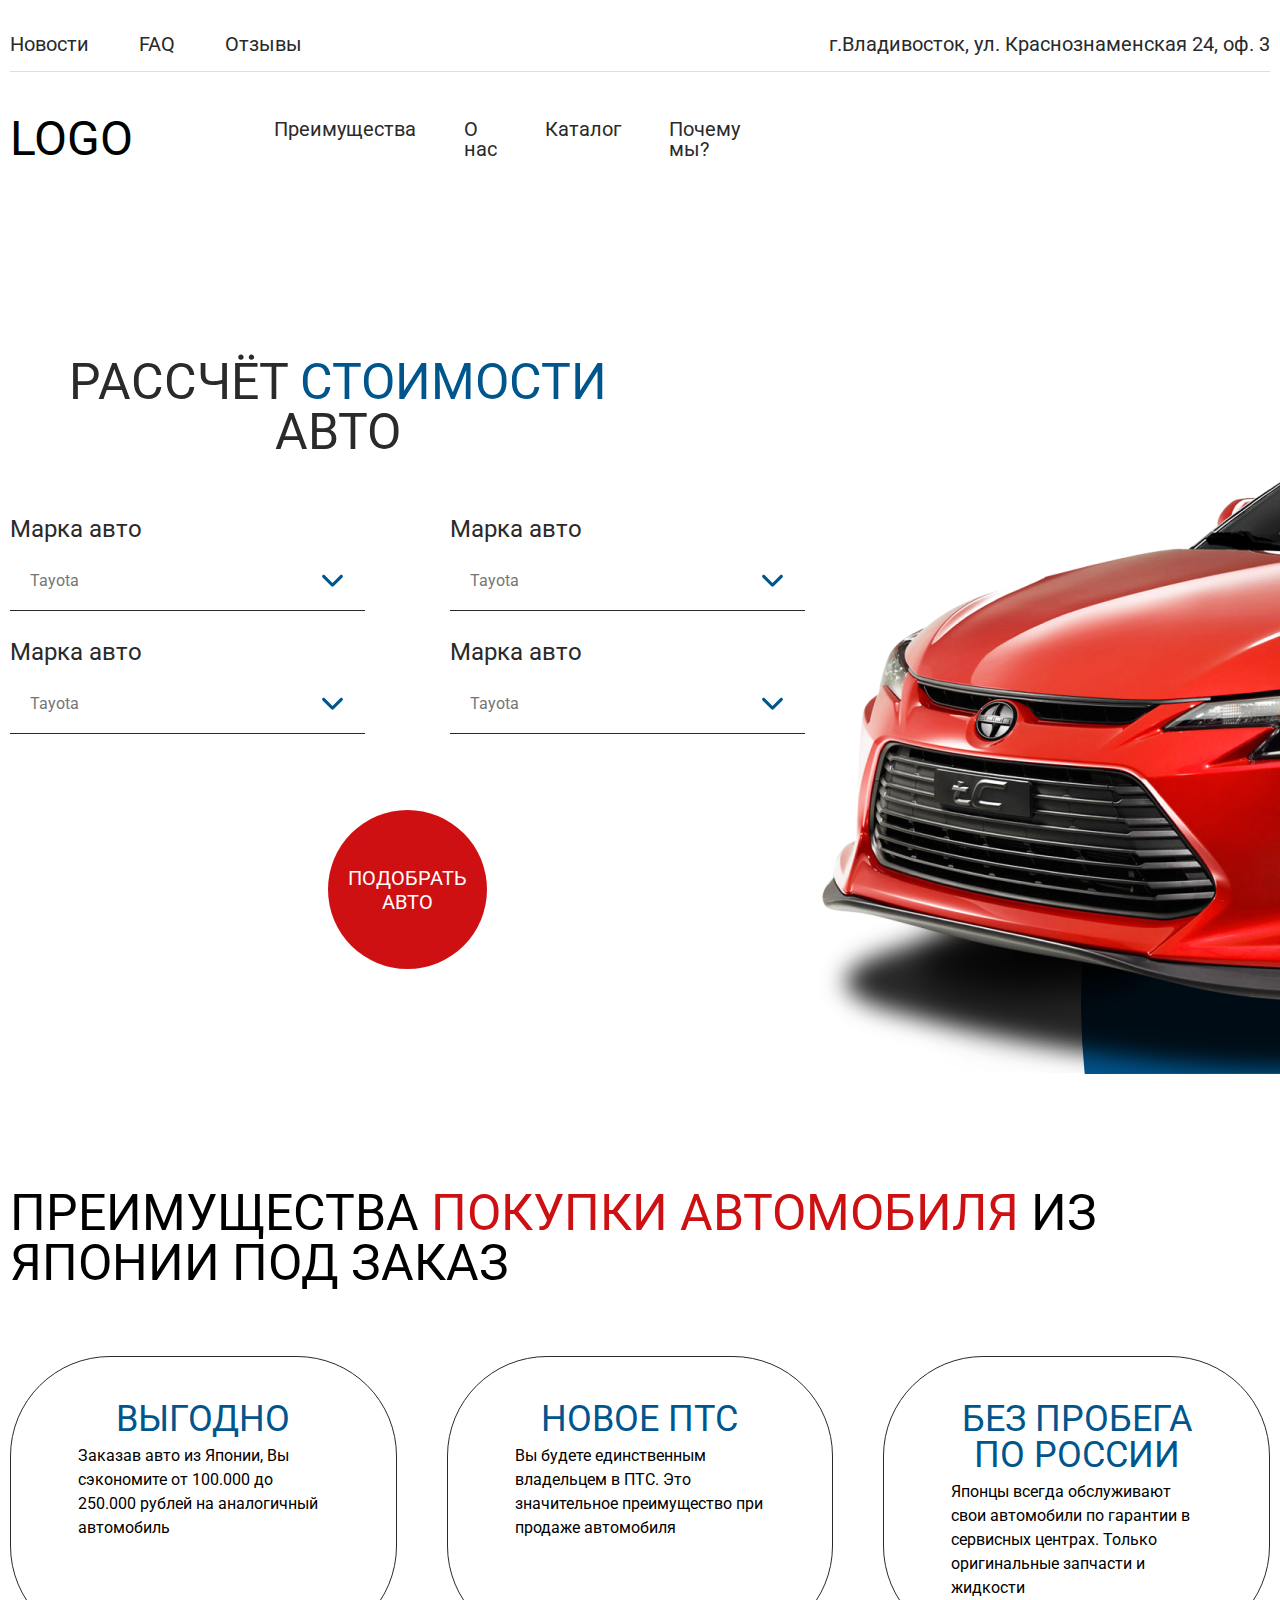
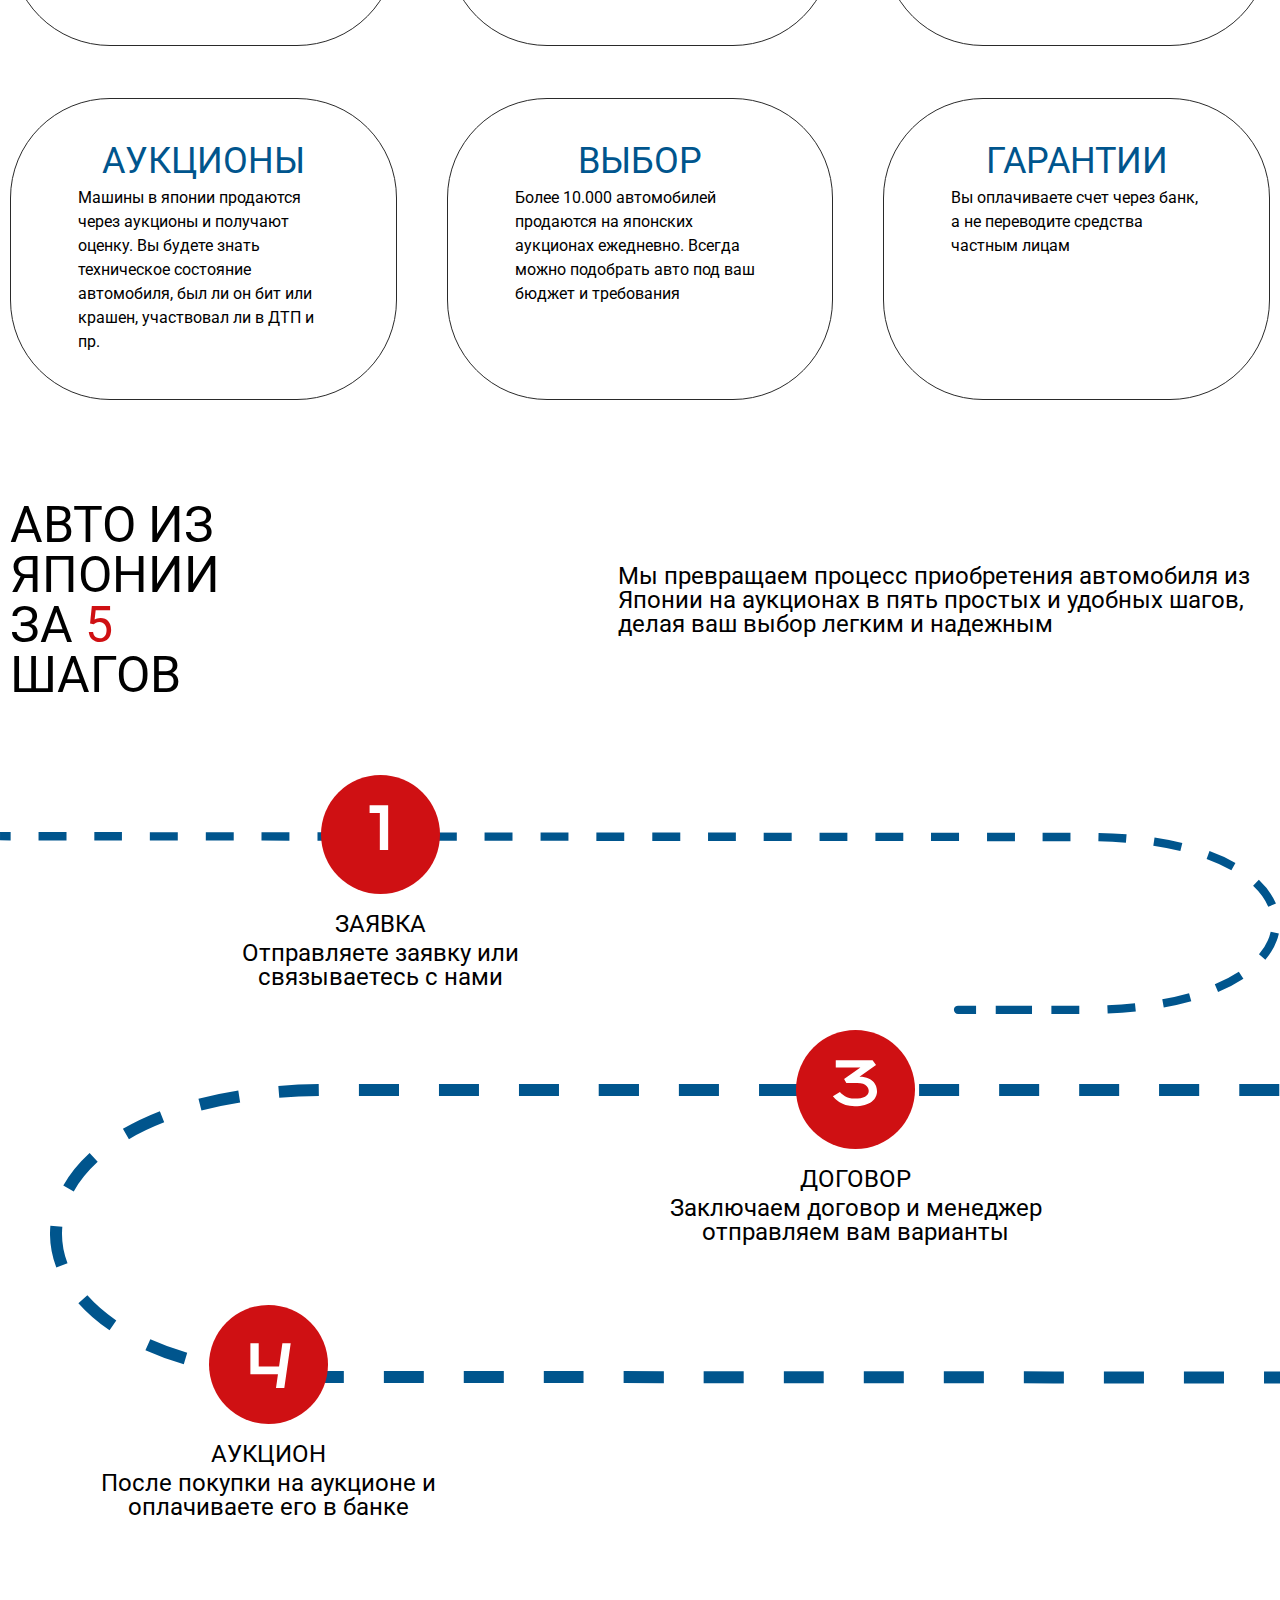
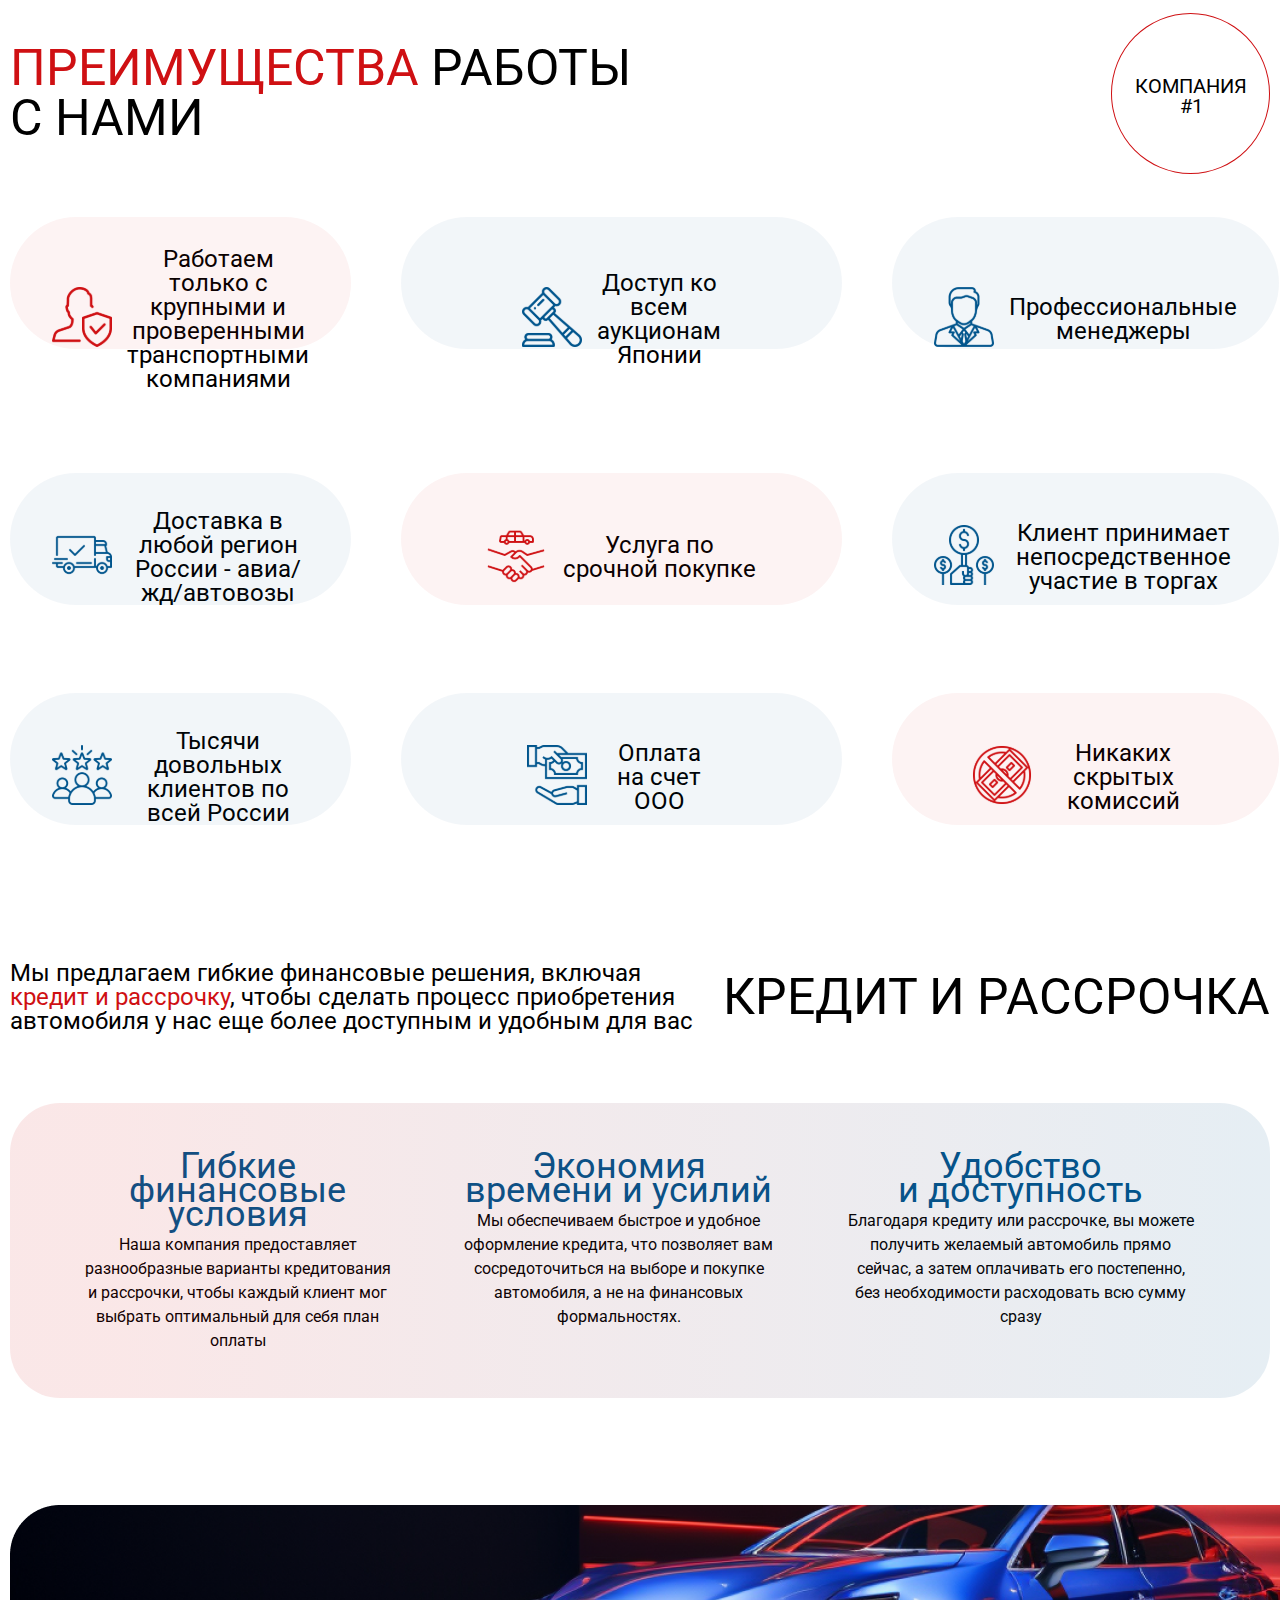
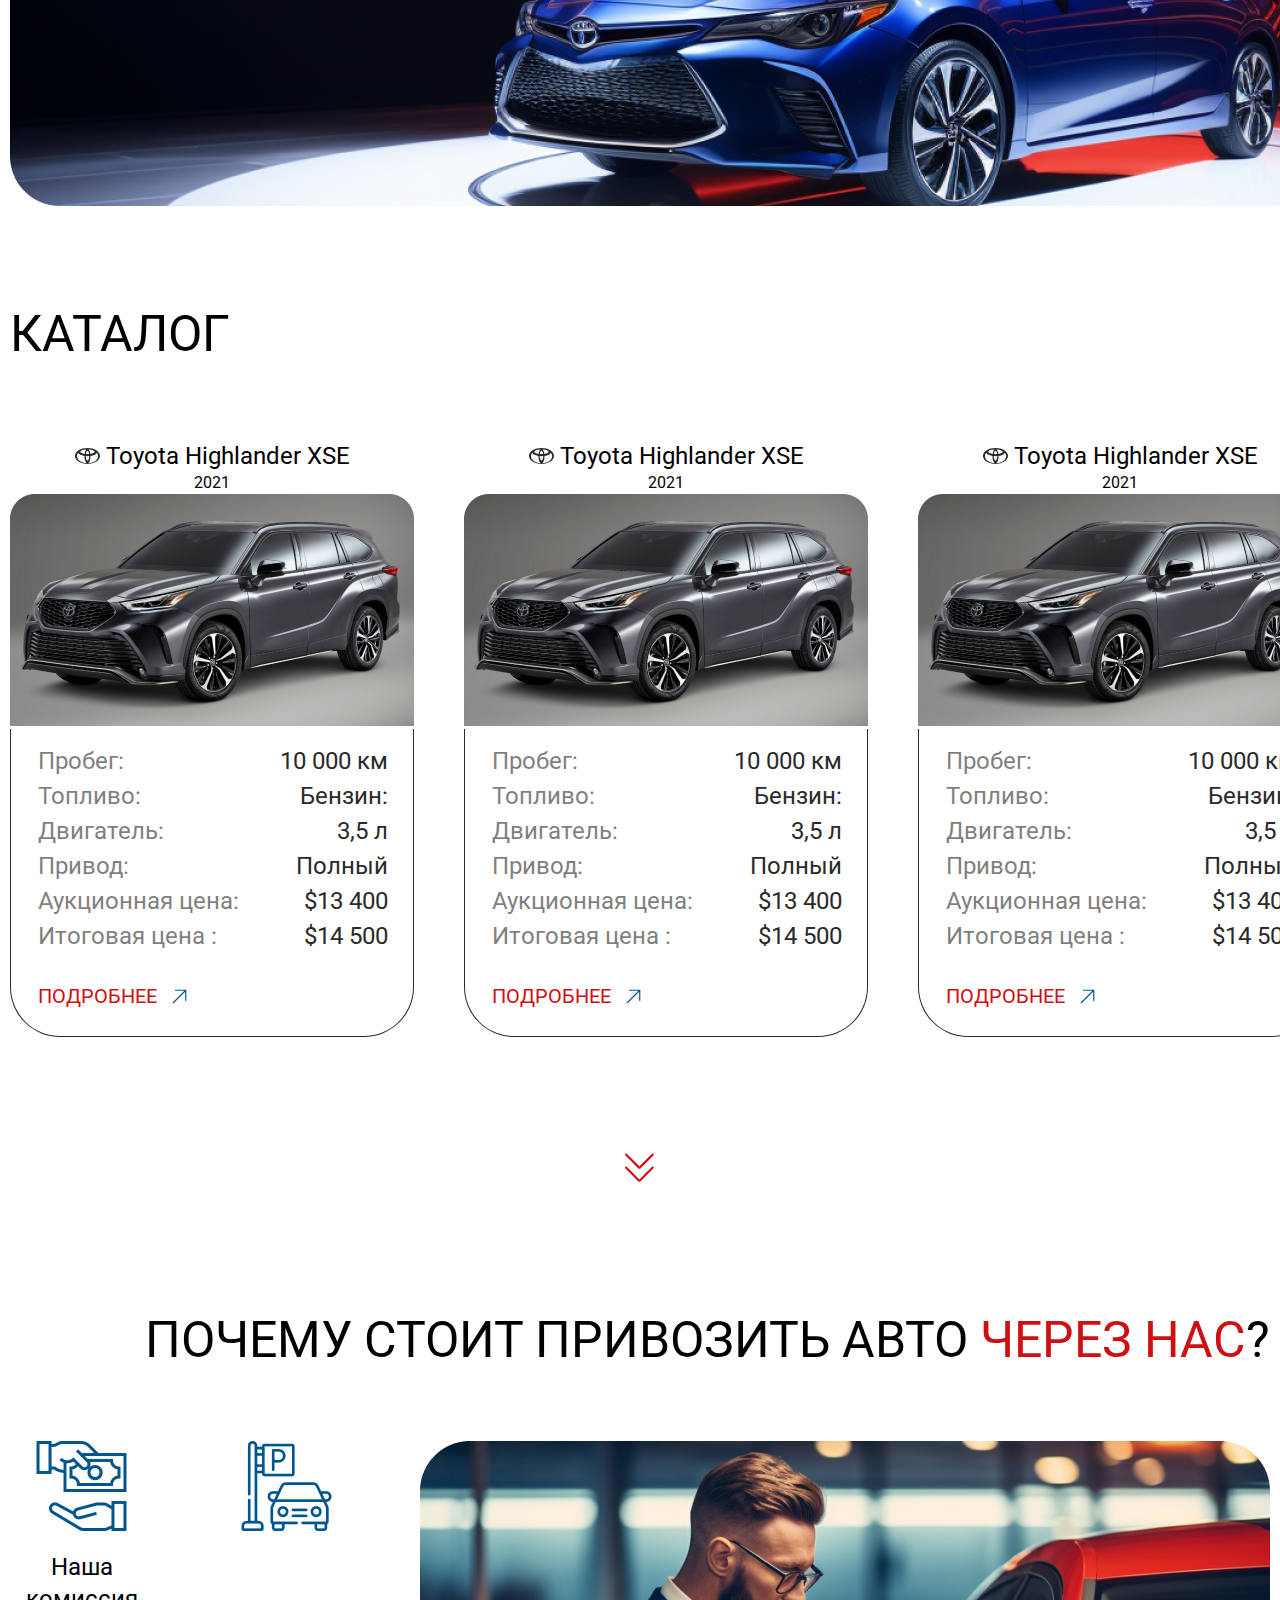
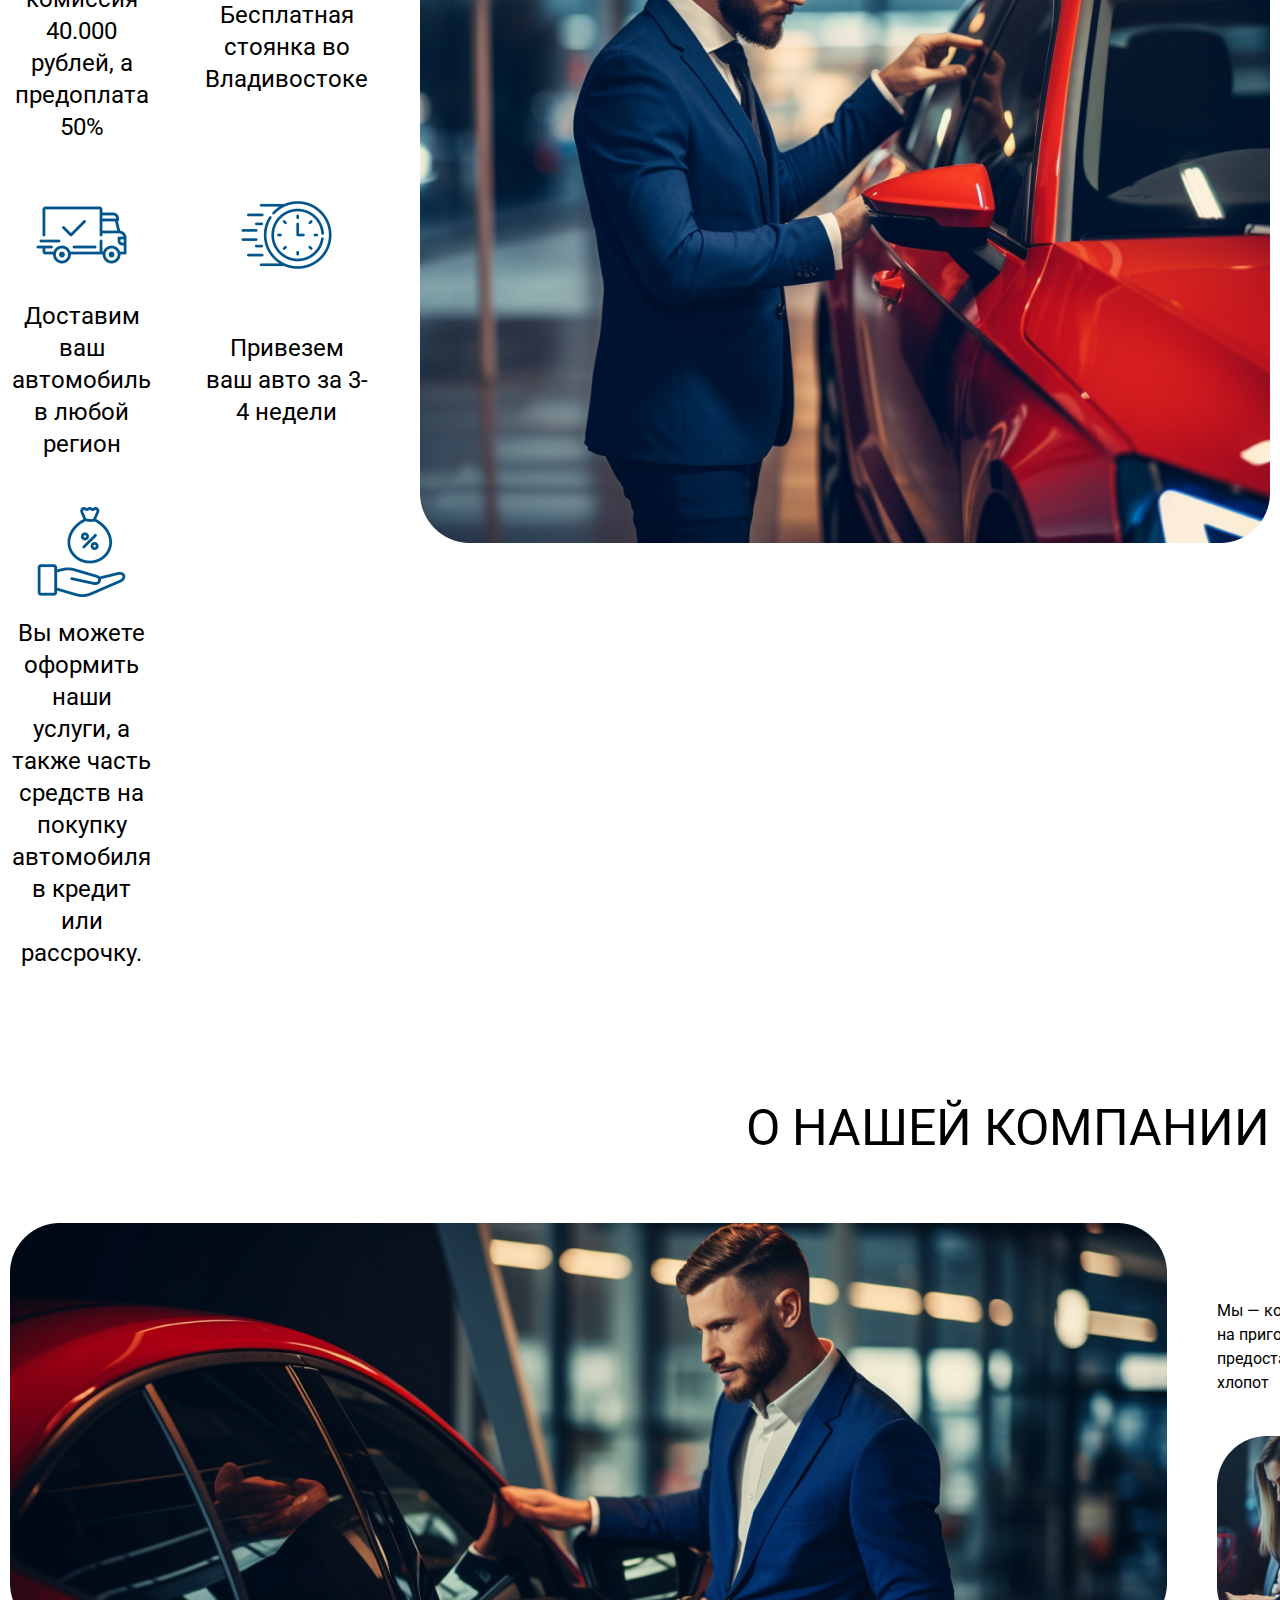
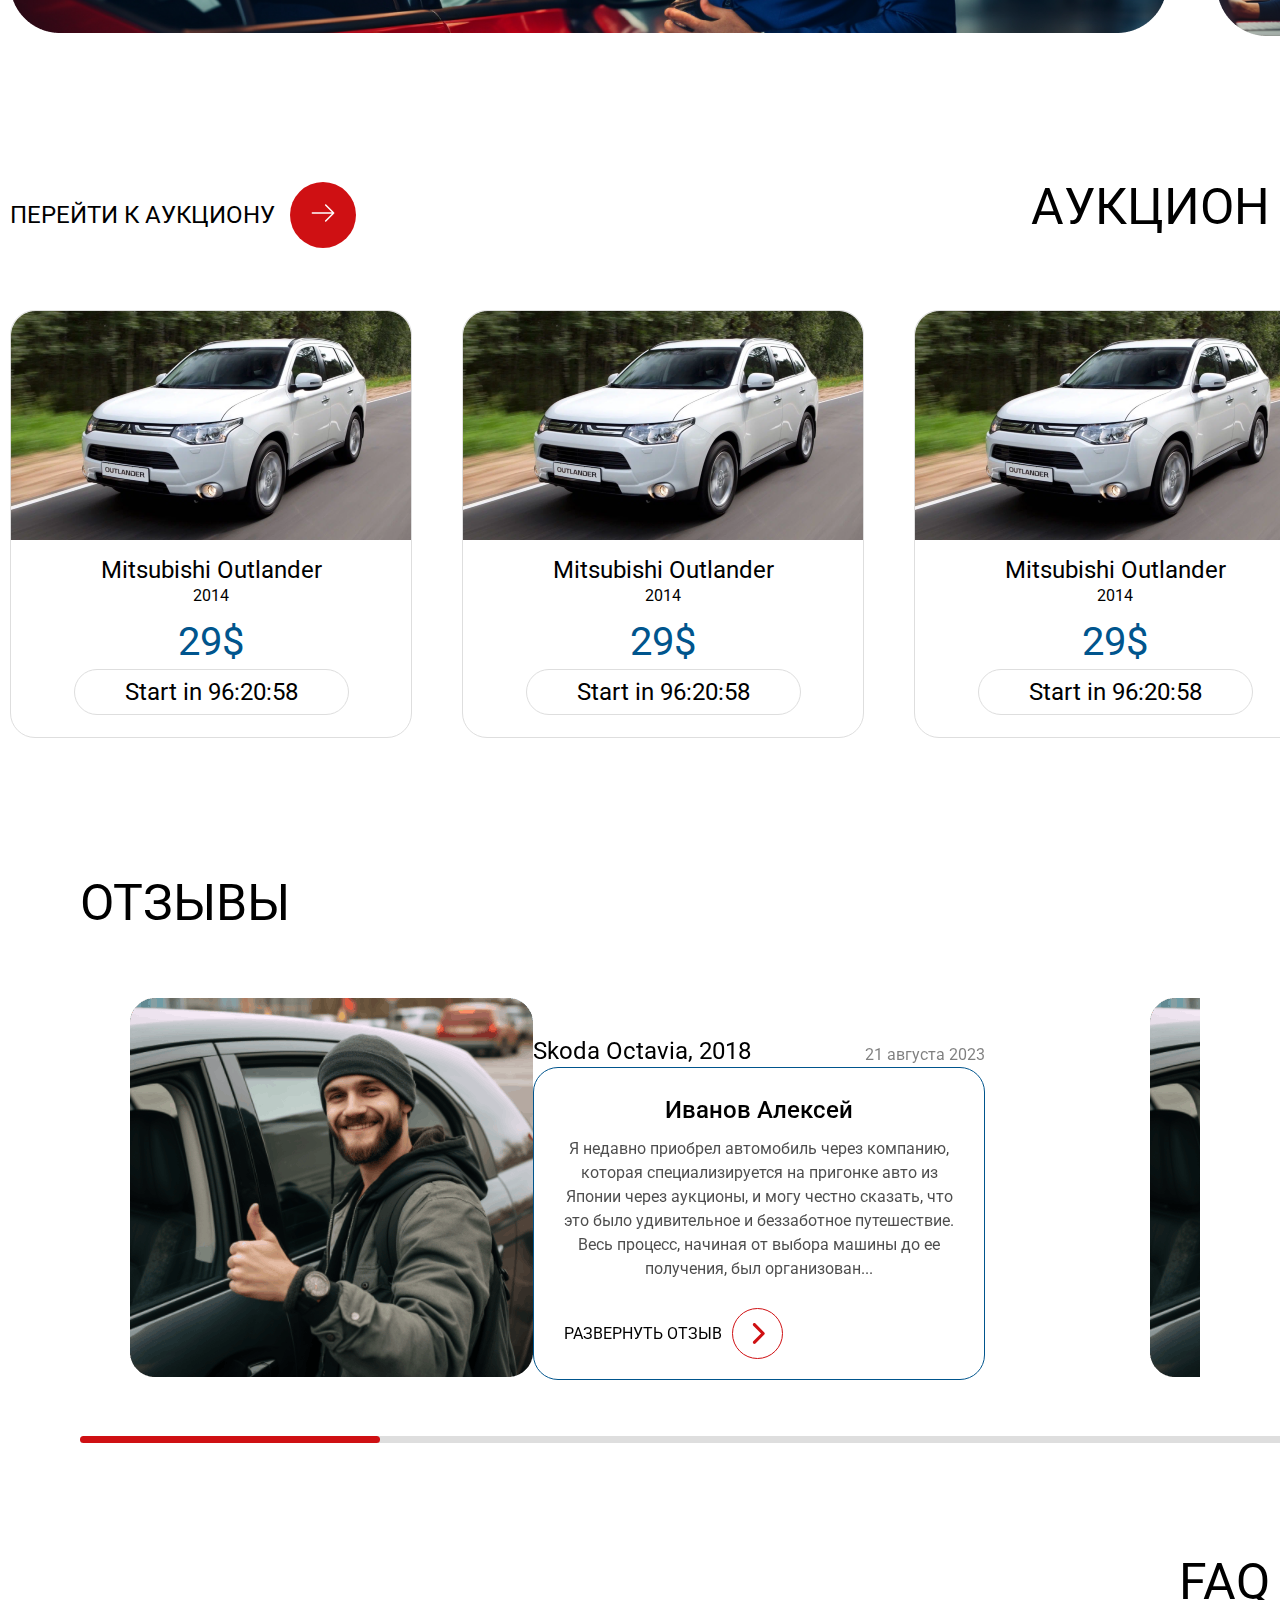
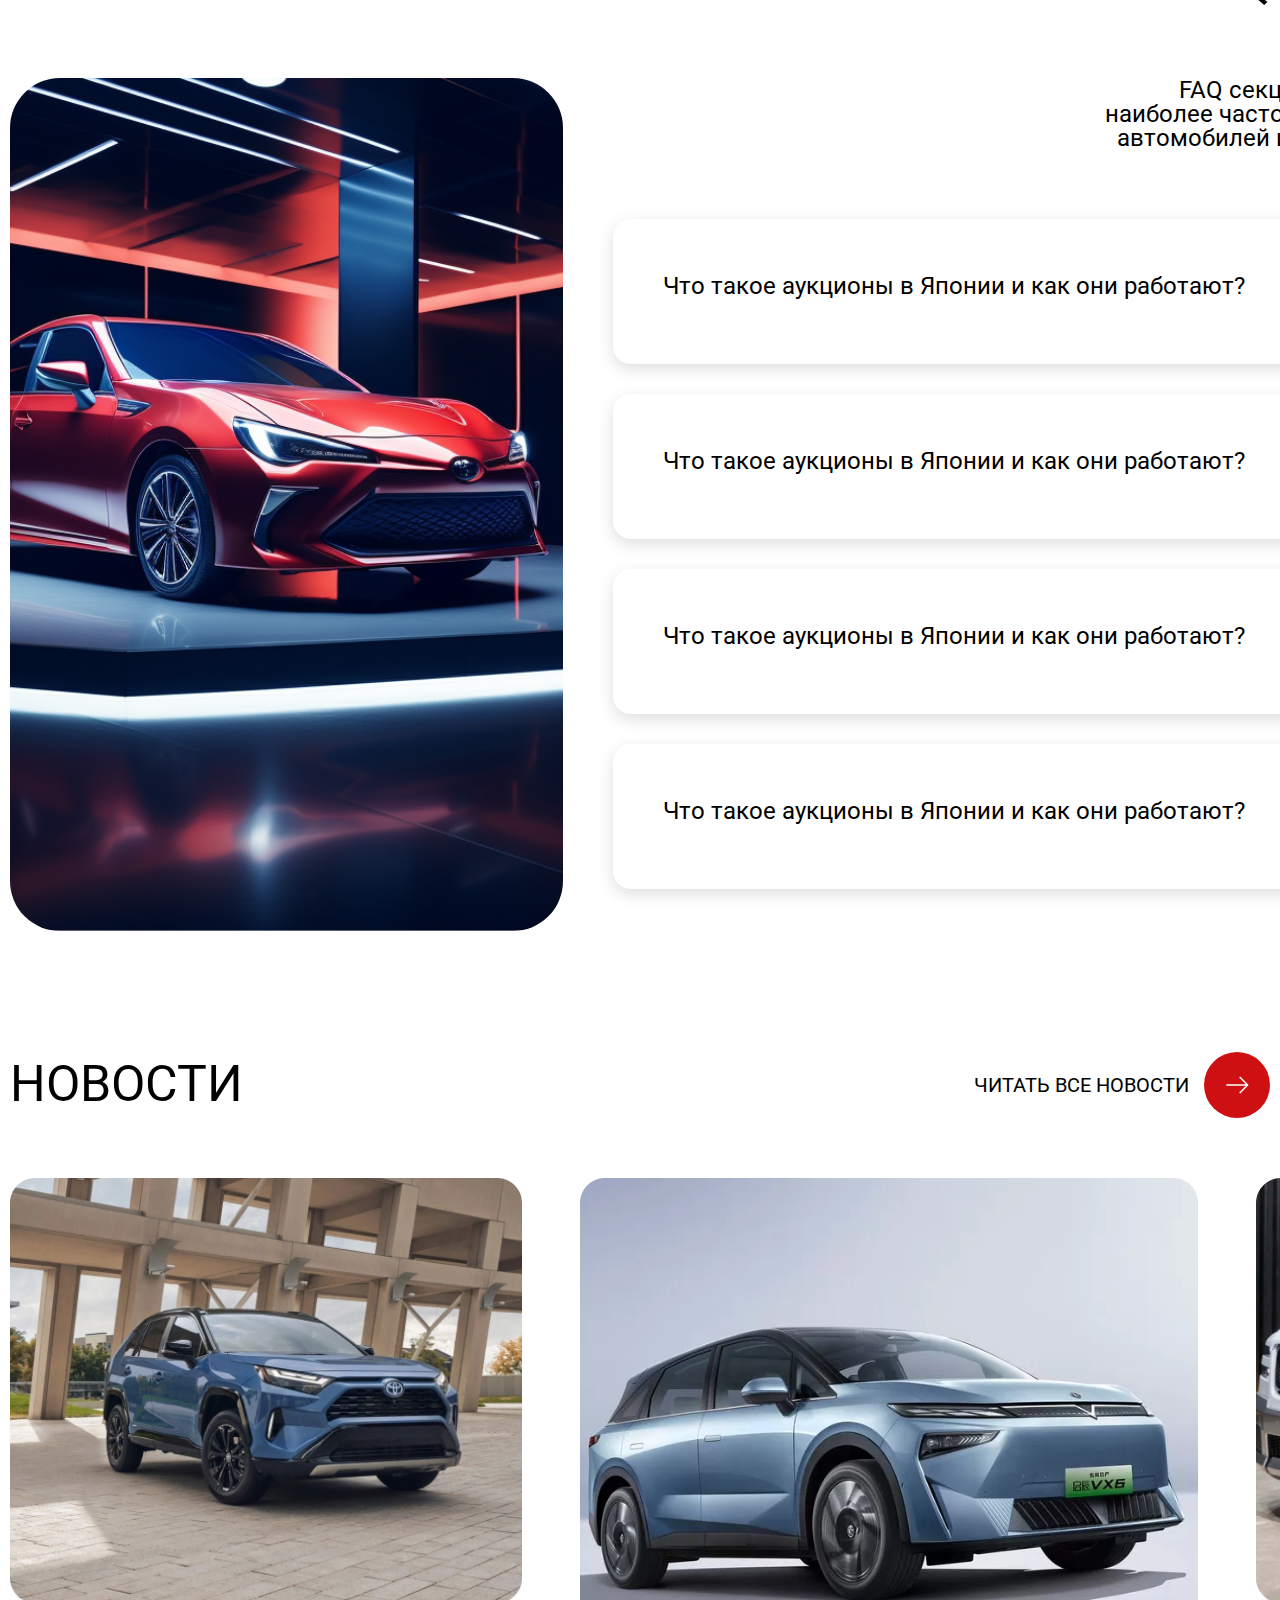
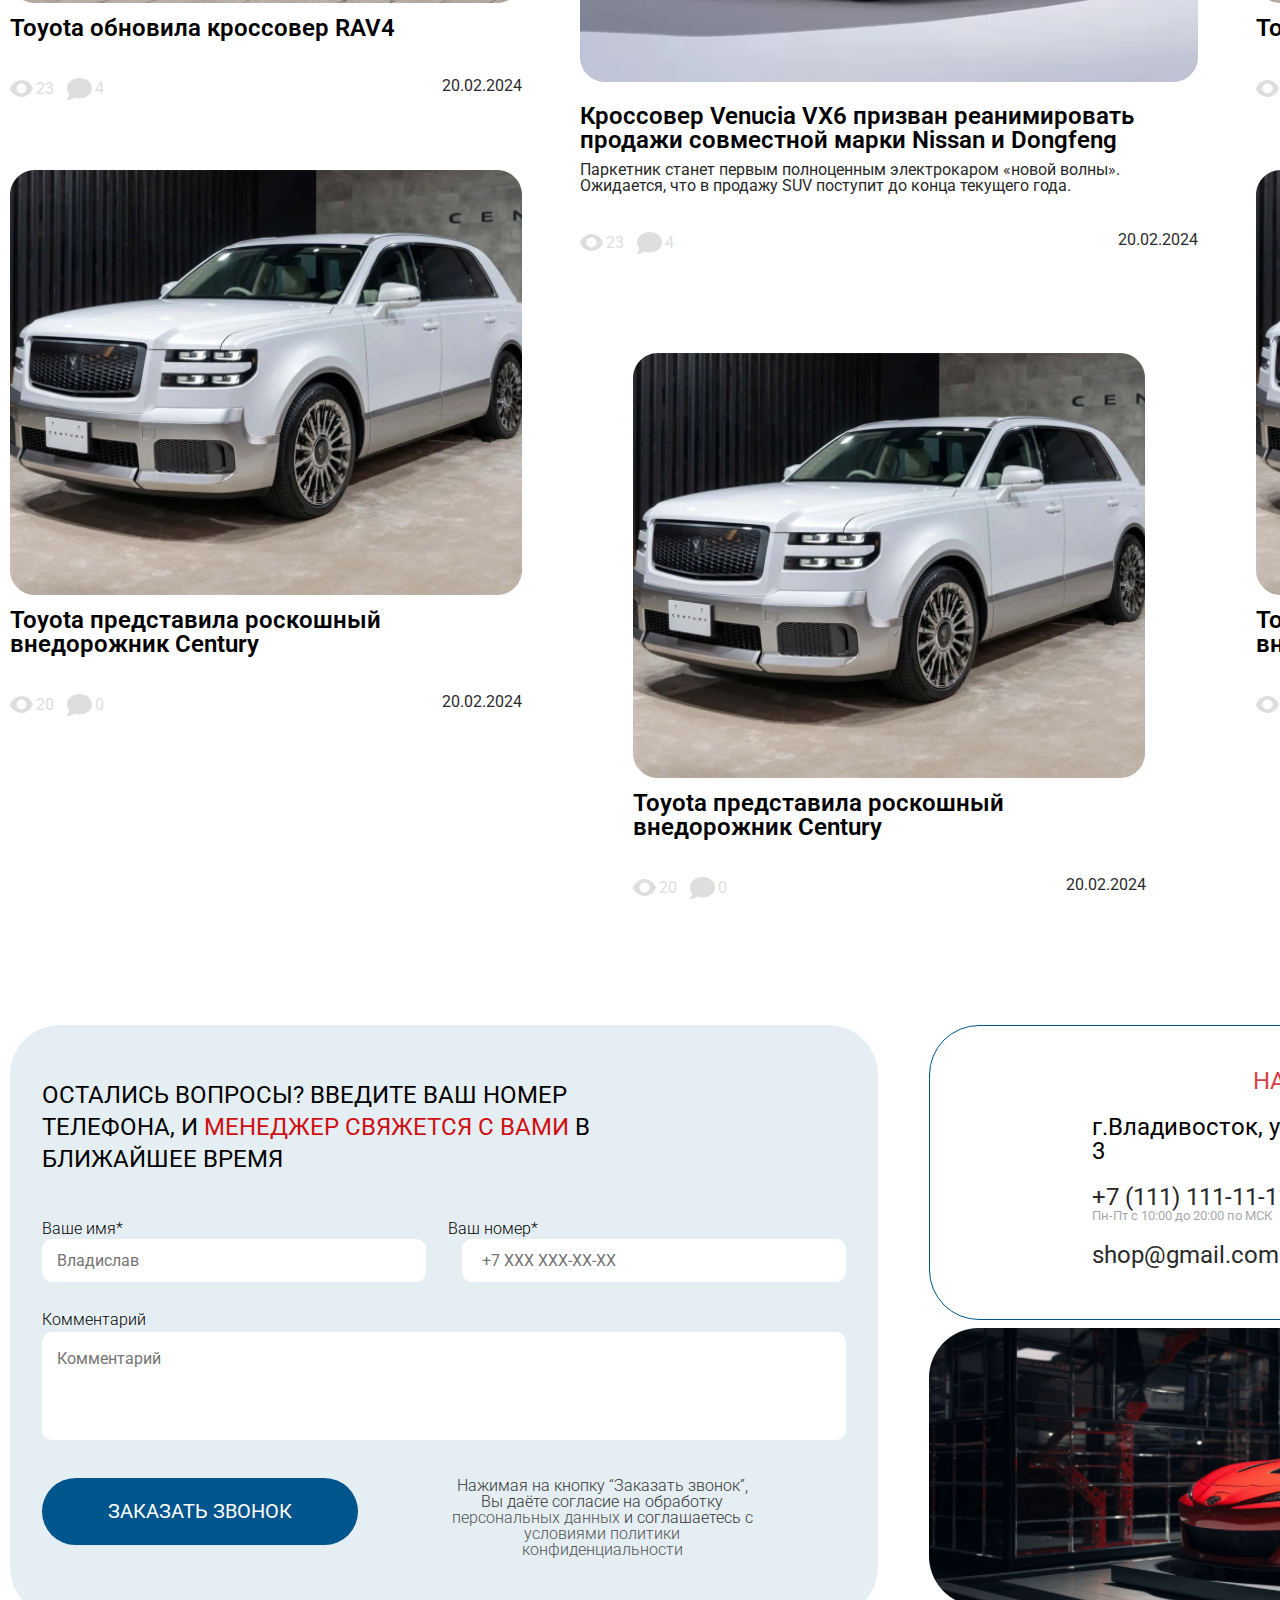
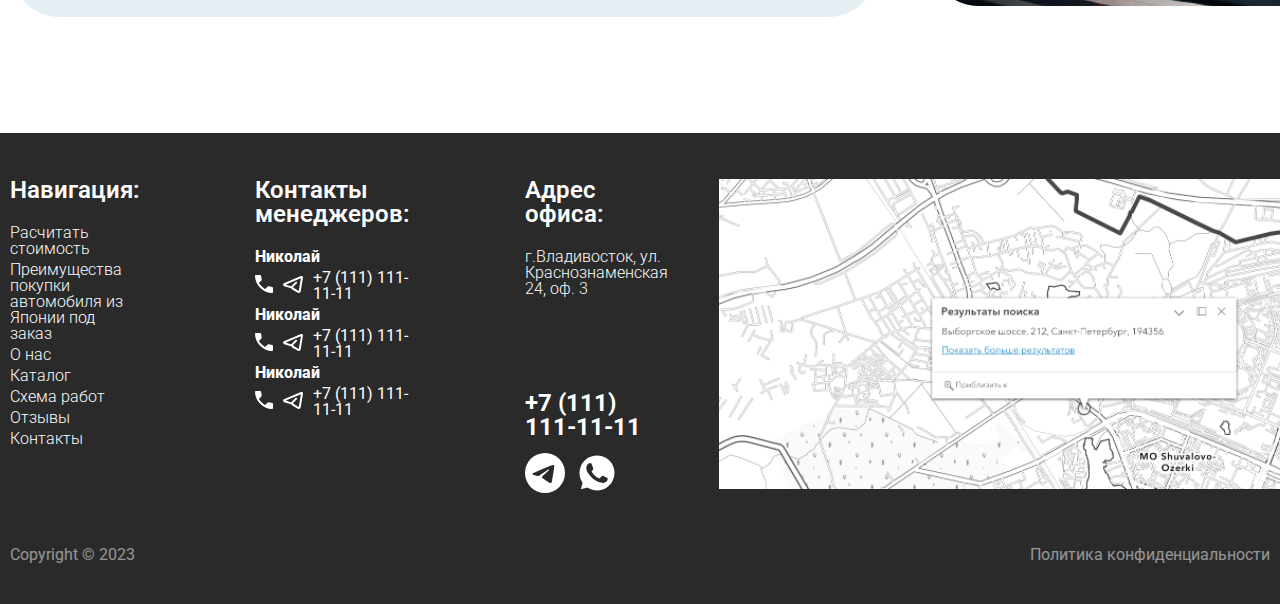
<file: index.html>
<!DOCTYPE html>
<html lang="en">

<head>
    <meta charset="UTF-8">
    <meta name="viewport" content="width=device-width, initial-scale=1.0">
    <title>Document</title>
    <link rel="stylesheet" href="css/style.css">
    <link rel="stylesheet" href="css/reset.css">
    <link rel="preconnect" href="https://fonts.googleapis.com">
    <link rel="preconnect" href="https://fonts.gstatic.com" crossorigin>
    <link href="https://fonts.googleapis.com/css2?family=Roboto:wght@300;400;500;700&display=swap" rel="stylesheet">
</head>

<body>
    <header class="header">
        <div class="container">
            <div class="header-top">
                <nav class="header-top__navigation">
                    <ul class="header-top__list">
                        <li class="top-list__item">
                            <a href="#">Новости</a>
                        </li>
                        <li class="top-list__item">
                            <a href="#">FAQ</a>
                        </li>
                        <li class="top-list__item">
                            <a href="#">Отзывы</a>
                        </li>
                    </ul>
                </nav>

                <p class="header-top__location">
                    г.Владивосток, ул. Краснознаменская 24, оф. 3
                </p>
            </div>

            <div class="header-center">
                <h1 class="header-logo">
                    logo
                </h1>

                <ul class="header-center__list">
                    <li class="center-list__item">
                        <a href="#">Преимущества</a>
                    </li>
                    <li class="center-list__item">
                        <a href="#">О нас</a>
                    </li>
                    <li class="center-list__item">
                        <a href="#">Каталог</a>
                    </li>
                    <li class="center-list__item">
                        <a href="#">Почему мы?</a>
                    </li>
                </ul>

                <ul class="header-contacts">
                    <li class="header-contacts__item header-contacts__item-telegram">
                        <a href="https://t.me/Emelay_1234" class="header-contacts__item-link">
                            <img src="images/telegram.svg" alt="" class="header-contacts__item-img">
                        </a>
                    </li>
                    <li class="header-contacts__item header-contacts__item-whatsapp">
                        <a href="tel:+79061536104" class="header-contacts__item-link">
                            <img src="images/whatsapp.svg" alt="" class="header-contacts__item-img">
                        </a>
                    </li>
                    <li class="header-contacts__item header-contacts__item-tel">
                        <a href="tel:+7 (111) 111-11-11" class="header-contacts__item-link">
                            +7 (111) 111-11-11
                        </a>
                    </li>
                </ul>
            </div>
        </div>
    </header>

    <main class="main">
        <section class="price-auto">
            <div class="container">
                <div class="price-auto__wrapper">
                    <div class="price-auto__text">

                        <h1 class="price-auto__title">
                            рассчёт <span>стоимости</span> авто
                        </h1>

                        <div class="auto-conf">

                            <div class="brand-auto price-conf">
                                <p class="brand-auto__list__title price-auto__list__title">
                                    Марка авто
                                </p>

                                <div class="brand-auto__input price-auto__inp">
                                    <input type="text" name="" id="" placeholder="Tayota"
                                        class="brand-auto__input price-auto__input">

                                    <button type="button" class="brand-auto__list-btn price-auto__btn"><img
                                            src="images/price-button.svg" alt=""></button>
                                </div>

                                <ul class="brand-auto__list price-auto__list">
                                    <li class="brand-auto__list__item price-auto__list__item">Asia Motors</li>
                                    <li class="brand-auto__list__item price-auto__list__item">Audi</li>
                                    <li class="brand-auto__list__item price-auto__list__item">BMW</li>
                                    <li class="brand-auto__list__item price-auto__list__item">Bugatti</li>
                                    <li class="brand-auto__list__item price-auto__list__item">Chevrolet</li>
                                    <li class="brand-auto__list__item price-auto__list__item">Audi</li>
                                    <li class="brand-auto__list__item price-auto__list__item">Audi</li>
                                    <li class="brand-auto__list__item price-auto__list__item">Audi</li>
                                    <li class="brand-auto__list__item price-auto__list__item">Audi</li>
                                </ul>
                            </div>

                            <div class="model-auto price-conf">
                                <p class="brand-auto__list__title price-auto__list__title">
                                    Марка авто
                                </p>

                                <div class="brand-auto__input price-auto__inp">
                                    <input type="text" name="" id="" placeholder="Tayota"
                                        class="brand-auto__input price-auto__input">

                                    <button type="button" class="model-auto__list-btn price-auto__btn"><img
                                            src="images/price-button.svg" alt=""></button>
                                </div>

                                <ul class="model-auto__list price-auto__list">
                                    <li class="brand-auto__list__item price-auto__list__item">Audi</li>
                                    <li class="brand-auto__list__item price-auto__list__item">Audi</li>
                                    <li class="brand-auto__list__item price-auto__list__item">Audi</li>
                                    <li class="brand-auto__list__item price-auto__list__item">Audi</li>
                                    <li class="brand-auto__list__item price-auto__list__item">Audi</li>
                                    <li class="brand-auto__list__item price-auto__list__item">Audi</li>
                                    <li class="brand-auto__list__item price-auto__list__item">Audi</li>
                                    <li class="brand-auto__list__item price-auto__list__item">Audi</li>
                                    <li class="brand-auto__list__item price-auto__list__item">Audi</li>
                                </ul>
                            </div>

                            <div class="auto-year price-conf">
                                <p class="brand-auto__list__title price-auto__list__title">
                                    Марка авто
                                </p>

                                <div class="brand-auto__input price-auto__inp">
                                    <input type="text" name="" id="" placeholder="Tayota"
                                        class="brand-auto__input price-auto__input">

                                    <button type="button" class="year-auto__list-btn price-auto__btn"><img
                                            src="images/price-button.svg" alt=""></button>
                                </div>

                                <ul class="year-auto__list price-auto__list">
                                    <li class="brand-auto__list__item price-auto__list__item">Audi</li>
                                    <li class="brand-auto__list__item price-auto__list__item">Audi</li>
                                    <li class="brand-auto__list__item price-auto__list__item">Audi</li>
                                    <li class="brand-auto__list__item price-auto__list__item">Audi</li>
                                    <li class="brand-auto__list__item price-auto__list__item">Audi</li>
                                    <li class="brand-auto__list__item price-auto__list__item">Audi</li>
                                    <li class="brand-auto__list__item price-auto__list__item">Audi</li>
                                    <li class="brand-auto__list__item price-auto__list__item">Audi</li>
                                    <li class="brand-auto__list__item price-auto__list__item">Audi</li>
                                </ul>
                            </div>

                            <div class="auto-budget price-conf">
                                <p class="brand-auto__list__title price-auto__list__title">
                                    Марка авто
                                </p>

                                <div class="brand-auto__input price-auto__inp">
                                    <input type="text" name="" id="" placeholder="Tayota"
                                        class="brand-auto__input price-auto__input">

                                    <button type="button" class="budget-auto__list-btn price-auto__btn"><img
                                            src="images/price-button.svg" alt=""></button>
                                </div>

                                <ul class="budget-auto__list price-auto__list">
                                    <li class="brand-auto__list__item price-auto__list__item">Audi</li>
                                    <li class="brand-auto__list__item price-auto__list__item">Audi</li>
                                    <li class="brand-auto__list__item price-auto__list__item">Audi</li>
                                    <li class="brand-auto__list__item price-auto__list__item">Audi</li>
                                    <li class="brand-auto__list__item price-auto__list__item">Audi</li>
                                    <li class="brand-auto__list__item price-auto__list__item">Audi</li>
                                    <li class="brand-auto__list__item price-auto__list__item">Audi</li>
                                    <li class="brand-auto__list__item price-auto__list__item">Audi</li>
                                    <li class="brand-auto__list__item price-auto__list__item">Audi</li>
                                </ul>
                            </div>

                        </div>

                        <button type="submit" class="price-auto__compilation">
                            <p class="price-auto__compilation__text">подобрать авто</p>
                        </button>
                    </div>

                    <div class="price-auto__images">
                        <img src="images/price-auto.png" alt="" class="price-auto__img">
                    </div>
                </div>
            </div>
        </section>

        <section class="advantages">
            <div class="container">

                <h1 class="advantages-title title">
                    преимущества <span>покупки автомобиля</span> из Японии под заказ
                </h1>

                <ul class="advantages-list">
                    <li class="advantages-item">
                        <h3 class="advantages-item__title">
                            выгодно
                        </h3>

                        <p class="advantages-item__descr">
                            Заказав авто из Японии, Вы сэкономите от 100.000 до 250.000 рублей на аналогичный автомобиль
                        </p>
                    </li>
                    <li class="advantages-item">
                        <h3 class="advantages-item__title">
                            Новое ПТС
                        </h3>

                        <p class="advantages-item__descr">
                            Вы будете единственным владельцем в ПТС. Это значительное преимущество при продаже
                            автомобиля
                        </p>
                    </li>
                    <li class="advantages-item">
                        <h3 class="advantages-item__title">
                            Без пробега по России
                        </h3>

                        <p class="advantages-item__descr">
                            Японцы всегда обслуживают свои автомобили по гарантии в сервисных центрах. Только
                            оригинальные запчасти и жидкости
                        </p>
                    </li>
                    <li class="advantages-item">
                        <h3 class="advantages-item__title">
                            Аукционы
                        </h3>

                        <p class="advantages-item__descr">
                            Машины в японии продаются через аукционы и получают оценку. Вы будете знать техническое
                            состояние автомобиля, был ли он бит или крашен, участвовал ли в ДТП и пр.
                        </p>
                    </li>
                    <li class="advantages-item">
                        <h3 class="advantages-item__title">
                            Выбор
                        </h3>

                        <p class="advantages-item__descr">
                            Более 10.000 автомобилей продаются на японских аукционах ежедневно. Всегда можно подобрать
                            авто под ваш бюджет и требования
                        </p>
                    </li>
                    <li class="advantages-item">
                        <h3 class="advantages-item__title">
                            Гарантии
                        </h3>

                        <p class="advantages-item__descr">
                            Вы оплачиваете счет через банк, а не переводите средства частным лицам
                        </p>
                    </li>
                </ul>

            </div>
        </section>

        <section class="five-steps">

            <div class="container">
                <div class="five-steps__text">

                    <h1 class="title">
                        Авто из японии за <span>5</span> шагов
                    </h1>

                    <p class="descr five-steps__descr">
                        Мы превращаем процесс приобретения автомобиля из Японии на аукционах в пять простых и удобных
                        шагов, делая ваш выбор легким и надежным
                    </p>

                </div>
            </div>

            <div class="five-steps__map">
                <img src="images/five-steps-1.svg" alt="" class="five-steps__map__1">
                <div class="number-1 number-map">
                    <img src="images/five-steps__map-ellipse-1.svg" alt="" class="five-steps__map__ellipse">
                    <div class="number-title">
                        Заявка
                    </div>
                    <div class="number-descr">
                        Отправляете заявку или связываетесь с нами
                    </div>
                </div>
                <div class="number-2 number-map">
                    <img src="images/five-steps__map-ellipse-2.svg" alt="" class="five-steps__map__ellipse">
                    <div class="number-title">
                        Вопросы
                    </div>
                    <div class="number-descr">
                        Менеджер отвечает на вопросы и показывает авто под ваш бюджет
                    </div>
                </div>
                <div class="number-3 number-map">
                    <img src="images/five-steps__map-ellipse-3.svg" alt="" class="five-steps__map__ellipse">
                    <div class="number-title">
                        Договор
                    </div>
                    <div class="number-descr">
                        Заключаем договор и менеджер отправляем вам варианты
                    </div>
                </div>
                <div class="number-4 number-map">
                    <img src="images/five-steps__map-ellipse-4.svg" alt="" class="five-steps__map__ellipse">
                    <div class="number-title">
                        Аукцион
                    </div>
                    <div class="number-descr">
                        После покупки на аукционе и оплачиваете его в банке
                    </div>
                </div>
                <div class="number-5 number-map">
                    <img src="images/five-steps__map-ellipse-5.svg" alt="" class="five-steps__map__ellipse">
                    <div class="number-title">
                        Оплата
                    </div>
                    <div class="number-descr">
                        Оплачиваете пошлину за автомобиль, нашу комиссию и забираете свой автомобиль
                    </div>
                </div>
            </div>

        </section>

        <section class="advantages-with__us">

            <div class="advantages-with__us__wrapper">

                <div class="container">

                    <div class="advantages__title__text">

                        <h1 class="advantages__title title">
                            <span>преимущества</span> работы с нами
                        </h1>

                        <div class="advantages__title__descr">

                            <p class="advantages__title__descr__text">
                                Компания #1
                            </p>

                        </div>

                    </div>

                    <ul class="pluses-list">

                        <li class="pluses-item pluses-item__1 pluses-item__red">
                            <div class="pluses-item__images">
                                <img src="images/pluses-1.svg" alt="" class="pluses-item__img">
                            </div>

                            <p class="pluses-item__text">
                                Работаем только с крупными и проверенными транспортными компаниями
                            </p>
                        </li>

                        <li class="pluses-item pluses-item__2 pluses-item__blue">
                            <div class="pluses-item__images">
                                <img src="images/pluses-2.svg" alt="" class="pluses-item__img">
                            </div>

                            <p class="pluses-item__text">
                                Доступ ко всем аукционам Японии
                            </p>
                        </li>

                        <li class="pluses-item pluses-item__3 pluses-item__blue">
                            <div class="pluses-item__images">
                                <img src="images/pluses-3.svg" alt="" class="pluses-item__img">
                            </div>

                            <p class="pluses-item__text">
                                Профессиональные менеджеры
                            </p>
                        </li>

                        <li class="pluses-item pluses-item__4 pluses-item__blue">
                            <div class="pluses-item__images">
                                <img src="images/pluses-4.svg" alt="" class="pluses-item__img">
                            </div>

                            <p class="pluses-item__text">
                                Доставка в любой регион России - авиа/жд/автовозы
                            </p>
                        </li>

                        <li class="pluses-item pluses-item__5 pluses-item__red">
                            <div class="pluses-item__images">
                                <img src="images/pluses-5.svg" alt="" class="pluses-item__img">
                            </div>

                            <p class="pluses-item__text">
                                Услуга по срочной покупке
                            </p>
                        </li>

                        <li class="pluses-item pluses-item__6 pluses-item__blue">
                            <div class="pluses-item__images">
                                <img src="images/pluses-6.svg" alt="" class="pluses-item__img">
                            </div>

                            <p class="pluses-item__text">
                                Клиент принимает непосредственное участие в торгах
                            </p>
                        </li>

                        <li class="pluses-item pluses-item__7 pluses-item__blue">
                            <div class="pluses-item__images">
                                <img src="images/pluses-7.svg" alt="" class="pluses-item__img">
                            </div>

                            <p class="pluses-item__text">
                                Тысячи довольных клиентов по всей России
                            </p>
                        </li>

                        <li class="pluses-item pluses-item__8 pluses-item__blue">
                            <div class="pluses-item__images">
                                <img src="images/pluses-8.svg" alt="" class="pluses-item__img">
                            </div>

                            <p class="pluses-item__text">
                                Оплата на счет ООО
                            </p>
                        </li>

                        <li class="pluses-item pluses-item__9 pluses-item__red">
                            <div class="pluses-item__images">
                                <img src="images/pluses-9.svg" alt="" class="pluses-item__img">
                            </div>

                            <p class="pluses-item__text">
                                Никаких скрытых комиссий
                            </p>
                        </li>
                    </ul>

                </div>

            </div>

        </section>

        <section class="credit">
            <div class="container">

                <div class="title-text">

                    <div class="descr">
                        Мы предлагаем гибкие финансовые решения, включая <span>кредит и рассрочку</span>, чтобы сделать
                        процесс приобретения автомобиля у нас еще более доступным и удобным для вас
                    </div>

                    <h1 class="title">
                        кредит и рассрочка
                    </h1>

                </div>

                <div class="credit-pluses">

                    <div class="credit-pluses__text">

                        <h2 class="credit-pluses__title">
                            Гибкие финансовые условия
                        </h2>

                        <p class="credit-pluses__descr">
                            Наша компания предоставляет разнообразные варианты кредитования и рассрочки, чтобы каждый
                            клиент мог выбрать оптимальный для себя план оплаты
                        </p>

                    </div>

                    <div class="credit-pluses__text">

                        <h2 class="credit-pluses__title">
                            Экономия<br> времени и усилий
                        </h2>

                        <p class="credit-pluses__descr">
                            Мы обеспечиваем быстрое и удобное оформление кредита, что позволяет вам сосредоточиться на
                            выборе и покупке автомобиля, а не на финансовых формальностях.
                        </p>

                    </div>

                    <div class="credit-pluses__text">

                        <h2 class="credit-pluses__title">
                            Удобство<br> и доступность
                        </h2>

                        <p class="credit-pluses__descr">
                            Благодаря кредиту или рассрочке, вы можете получить желаемый автомобиль прямо сейчас, а
                            затем оплачивать его постепенно, без необходимости расходовать всю сумму сразу
                        </p>

                    </div>

                </div>

                <div class="credit-iamges">
                    <img src="images/credit.png" alt="" class="credit-img">
                </div>

            </div>
        </section>

        <section class="catalog">
            <div class="container">

                <h1 class="catalog-title title">
                    Каталог
                </h1>

                <div class="catalog-wrapper">
                    <ul class="catalog-list__1 catalog-list">
                        <li class="catalog-item__1 catalog-item">

                            <p class="catalog-item__title">
                                <img src="images/Tayota-logo.svg" alt="">
                                Toyota Highlander XSE
                            </p>

                            <p class="catalog-item__year">
                                2021
                            </p>

                            <div class="catalog-item__wrapper">

                                <div class="item-wrapper__images">
                                    <img src="images/Tayota-img.png" alt="" class="item-wrapper__img">
                                </div>

                                <div class="item-wrapper__descr">
                                    <ul class="wrapper-list">
                                        <li class="wrapper-item">
                                            <p class="mileage">Пробег:</p>
                                            <span class="value">10 000 км</span>
                                        </li>
                                        <li class="wrapper-item">
                                            <p class="mileage">Топливо:</p>
                                            <span class="value">Бензин:</span>
                                        </li>
                                        <li class="wrapper-item">
                                            <p class="mileage">Двигатель:</p>
                                            <span class="value">3,5 л</span>
                                        </li>
                                        <li class="wrapper-item">
                                            <p class="mileage">Привод:</p>
                                            <span class="value">Полный</span>
                                        </li>
                                        <li class="wrapper-item">
                                            <p class="mileage">Аукционная цена:</p>
                                            <span class="value">$13 400</span>
                                        </li>
                                        <li class="wrapper-item">
                                            <p class="mileage">Итоговая цена :</p>
                                            <span class="value">$14 500</span>
                                        </li>
                                    </ul>

                                    <div class="catalog-more">
                                        <a href="catalogMore.html">
                                            <p class="catalog-more__txt">подробнее</p>
                                            <img src="images/catalog-more.svg" alt="">
                                        </a>
                                    </div>
                                </div>

                            </div>

                        </li>

                        <li class="catalog-item__1 catalog-item">

                            <p class="catalog-item__title">
                                <img src="images/Tayota-logo.svg" alt="">
                                Toyota Highlander XSE
                            </p>

                            <p class="catalog-item__year">
                                2021
                            </p>

                            <div class="catalog-item__wrapper">

                                <div class="item-wrapper__images">
                                    <img src="images/Tayota-img.png" alt="" class="item-wrapper__img">
                                </div>

                                <div class="item-wrapper__descr">
                                    <ul class="wrapper-list">
                                        <li class="wrapper-item">
                                            <p class="mileage">Пробег:</p>
                                            <span class="value">10 000 км</span>
                                        </li>
                                        <li class="wrapper-item">
                                            <p class="mileage">Топливо:</p>
                                            <span class="value">Бензин:</span>
                                        </li>
                                        <li class="wrapper-item">
                                            <p class="mileage">Двигатель:</p>
                                            <span class="value">3,5 л</span>
                                        </li>
                                        <li class="wrapper-item">
                                            <p class="mileage">Привод:</p>
                                            <span class="value">Полный</span>
                                        </li>
                                        <li class="wrapper-item">
                                            <p class="mileage">Аукционная цена:</p>
                                            <span class="value">$13 400</span>
                                        </li>
                                        <li class="wrapper-item">
                                            <p class="mileage">Итоговая цена :</p>
                                            <span class="value">$14 500</span>
                                        </li>
                                    </ul>

                                    <div class="catalog-more">
                                        <a href="catalogMore.html">
                                            <p class="catalog-more__txt">подробнее</p>
                                            <img src="images/catalog-more.svg" alt="">
                                        </a>
                                    </div>
                                </div>

                            </div>

                        </li>

                        <li class="catalog-item__1 catalog-item">

                            <p class="catalog-item__title">
                                <img src="images/Tayota-logo.svg" alt="">
                                Toyota Highlander XSE
                            </p>

                            <p class="catalog-item__year">
                                2021
                            </p>

                            <div class="catalog-item__wrapper">

                                <div class="item-wrapper__images">
                                    <img src="images/Tayota-img.png" alt="" class="item-wrapper__img">
                                </div>

                                <div class="item-wrapper__descr">
                                    <ul class="wrapper-list">
                                        <li class="wrapper-item">
                                            <p class="mileage">Пробег:</p>
                                            <span class="value">10 000 км</span>
                                        </li>
                                        <li class="wrapper-item">
                                            <p class="mileage">Топливо:</p>
                                            <span class="value">Бензин:</span>
                                        </li>
                                        <li class="wrapper-item">
                                            <p class="mileage">Двигатель:</p>
                                            <span class="value">3,5 л</span>
                                        </li>
                                        <li class="wrapper-item">
                                            <p class="mileage">Привод:</p>
                                            <span class="value">Полный</span>
                                        </li>
                                        <li class="wrapper-item">
                                            <p class="mileage">Аукционная цена:</p>
                                            <span class="value">$13 400</span>
                                        </li>
                                        <li class="wrapper-item">
                                            <p class="mileage">Итоговая цена :</p>
                                            <span class="value">$14 500</span>
                                        </li>
                                    </ul>

                                    <div class="catalog-more">
                                        <a href="catalogMore.html">
                                            <p class="catalog-more__txt">подробнее</p>
                                            <img src="images/catalog-more.svg" alt="">
                                        </a>
                                    </div>
                                </div>

                            </div>

                        </li>

                        <li class="catalog-item__1 catalog-item">

                            <p class="catalog-item__title">
                                <img src="images/Tayota-logo.svg" alt="">
                                Toyota Highlander XSE
                            </p>

                            <p class="catalog-item__year">
                                2021
                            </p>

                            <div class="catalog-item__wrapper">

                                <div class="item-wrapper__images">
                                    <img src="images/Tayota-img.png" alt="" class="item-wrapper__img">
                                </div>

                                <div class="item-wrapper__descr">
                                    <ul class="wrapper-list">
                                        <li class="wrapper-item">
                                            <p class="mileage">Пробег:</p>
                                            <span class="value">10 000 км</span>
                                        </li>
                                        <li class="wrapper-item">
                                            <p class="mileage">Топливо:</p>
                                            <span class="value">Бензин:</span>
                                        </li>
                                        <li class="wrapper-item">
                                            <p class="mileage">Двигатель:</p>
                                            <span class="value">3,5 л</span>
                                        </li>
                                        <li class="wrapper-item">
                                            <p class="mileage">Привод:</p>
                                            <span class="value">Полный</span>
                                        </li>
                                        <li class="wrapper-item">
                                            <p class="mileage">Аукционная цена:</p>
                                            <span class="value">$13 400</span>
                                        </li>
                                        <li class="wrapper-item">
                                            <p class="mileage">Итоговая цена :</p>
                                            <span class="value">$14 500</span>
                                        </li>
                                    </ul>

                                    <div class="catalog-more">
                                        <a href="catalogMore.html">
                                            <p class="catalog-more__txt">подробнее</p>
                                            <img src="images/catalog-more.svg" alt="">
                                        </a>
                                    </div>
                                </div>

                            </div>

                        </li>
                    </ul>

                    <ul class="catalog-list__2 catalog-list">
                        <li class="catalog-item__1 catalog-item">

                            <p class="catalog-item__title">
                                <img src="images/Tayota-logo.svg" alt="">
                                Toyota Highlander XSE
                            </p>

                            <p class="catalog-item__year">
                                2021
                            </p>

                            <div class="catalog-item__wrapper">

                                <div class="item-wrapper__images">
                                    <img src="images/Tayota-img.png" alt="" class="item-wrapper__img">
                                </div>

                                <div class="item-wrapper__descr">
                                    <ul class="wrapper-list">
                                        <li class="wrapper-item">
                                            <p class="mileage">Пробег:</p>
                                            <span class="value">10 000 км</span>
                                        </li>
                                        <li class="wrapper-item">
                                            <p class="mileage">Топливо:</p>
                                            <span class="value">Бензин:</span>
                                        </li>
                                        <li class="wrapper-item">
                                            <p class="mileage">Двигатель:</p>
                                            <span class="value">3,5 л</span>
                                        </li>
                                        <li class="wrapper-item">
                                            <p class="mileage">Привод:</p>
                                            <span class="value">Полный</span>
                                        </li>
                                        <li class="wrapper-item">
                                            <p class="mileage">Аукционная цена:</p>
                                            <span class="value">$13 400</span>
                                        </li>
                                        <li class="wrapper-item">
                                            <p class="mileage">Итоговая цена :</p>
                                            <span class="value">$14 500</span>
                                        </li>
                                    </ul>

                                    <div class="catalog-more">
                                        <a href="catalogMore.html">
                                            <p class="catalog-more__txt">подробнее</p>
                                            <img src="images/catalog-more.svg" alt="">
                                        </a>
                                    </div>
                                </div>

                            </div>

                        </li>

                        <li class="catalog-item__1 catalog-item">

                            <p class="catalog-item__title">
                                <img src="images/Tayota-logo.svg" alt="">
                                Toyota Highlander XSE
                            </p>

                            <p class="catalog-item__year">
                                2021
                            </p>

                            <div class="catalog-item__wrapper">

                                <div class="item-wrapper__images">
                                    <img src="images/Tayota-img.png" alt="" class="item-wrapper__img">
                                </div>

                                <div class="item-wrapper__descr">
                                    <ul class="wrapper-list">
                                        <li class="wrapper-item">
                                            <p class="mileage">Пробег:</p>
                                            <span class="value">10 000 км</span>
                                        </li>
                                        <li class="wrapper-item">
                                            <p class="mileage">Топливо:</p>
                                            <span class="value">Бензин:</span>
                                        </li>
                                        <li class="wrapper-item">
                                            <p class="mileage">Двигатель:</p>
                                            <span class="value">3,5 л</span>
                                        </li>
                                        <li class="wrapper-item">
                                            <p class="mileage">Привод:</p>
                                            <span class="value">Полный</span>
                                        </li>
                                        <li class="wrapper-item">
                                            <p class="mileage">Аукционная цена:</p>
                                            <span class="value">$13 400</span>
                                        </li>
                                        <li class="wrapper-item">
                                            <p class="mileage">Итоговая цена :</p>
                                            <span class="value">$14 500</span>
                                        </li>
                                    </ul>

                                    <div class="catalog-more">
                                        <a href="catalogMore.html">
                                            <p class="catalog-more__txt">подробнее</p>
                                            <img src="images/catalog-more.svg" alt="">
                                        </a>
                                    </div>
                                </div>

                            </div>

                        </li>

                        <li class="catalog-item__1 catalog-item">

                            <p class="catalog-item__title">
                                <img src="images/Tayota-logo.svg" alt="">
                                Toyota Highlander XSE
                            </p>

                            <p class="catalog-item__year">
                                2021
                            </p>

                            <div class="catalog-item__wrapper">

                                <div class="item-wrapper__images">
                                    <img src="images/Tayota-img.png" alt="" class="item-wrapper__img">
                                </div>

                                <div class="item-wrapper__descr">
                                    <ul class="wrapper-list">
                                        <li class="wrapper-item">
                                            <p class="mileage">Пробег:</p>
                                            <span class="value">10 000 км</span>
                                        </li>
                                        <li class="wrapper-item">
                                            <p class="mileage">Топливо:</p>
                                            <span class="value">Бензин:</span>
                                        </li>
                                        <li class="wrapper-item">
                                            <p class="mileage">Двигатель:</p>
                                            <span class="value">3,5 л</span>
                                        </li>
                                        <li class="wrapper-item">
                                            <p class="mileage">Привод:</p>
                                            <span class="value">Полный</span>
                                        </li>
                                        <li class="wrapper-item">
                                            <p class="mileage">Аукционная цена:</p>
                                            <span class="value">$13 400</span>
                                        </li>
                                        <li class="wrapper-item">
                                            <p class="mileage">Итоговая цена :</p>
                                            <span class="value">$14 500</span>
                                        </li>
                                    </ul>

                                    <div class="catalog-more">
                                        <a href="catalogMore.html">
                                            <p class="catalog-more__txt">подробнее</p>
                                            <img src="images/catalog-more.svg" alt="">
                                        </a>
                                    </div>
                                </div>

                            </div>

                        </li>

                        <li class="catalog-item__1 catalog-item">

                            <p class="catalog-item__title">
                                <img src="images/Tayota-logo.svg" alt="">
                                Toyota Highlander XSE
                            </p>

                            <p class="catalog-item__year">
                                2021
                            </p>

                            <div class="catalog-item__wrapper">

                                <div class="item-wrapper__images">
                                    <img src="images/Tayota-img.png" alt="" class="item-wrapper__img">
                                </div>

                                <div class="item-wrapper__descr">
                                    <ul class="wrapper-list">
                                        <li class="wrapper-item">
                                            <p class="mileage">Пробег:</p>
                                            <span class="value">10 000 км</span>
                                        </li>
                                        <li class="wrapper-item">
                                            <p class="mileage">Топливо:</p>
                                            <span class="value">Бензин:</span>
                                        </li>
                                        <li class="wrapper-item">
                                            <p class="mileage">Двигатель:</p>
                                            <span class="value">3,5 л</span>
                                        </li>
                                        <li class="wrapper-item">
                                            <p class="mileage">Привод:</p>
                                            <span class="value">Полный</span>
                                        </li>
                                        <li class="wrapper-item">
                                            <p class="mileage">Аукционная цена:</p>
                                            <span class="value">$13 400</span>
                                        </li>
                                        <li class="wrapper-item">
                                            <p class="mileage">Итоговая цена :</p>
                                            <span class="value">$14 500</span>
                                        </li>
                                    </ul>

                                    <div class="catalog-more">
                                        <a href="catalogMore.html">
                                            <p class="catalog-more__txt">подробнее</p>
                                            <img src="images/catalog-more.svg" alt="">
                                        </a>
                                    </div>
                                </div>

                            </div>

                        </li>
                    </ul>

                    <div class="catalog-btn">
                        <button type="button" class="catalog-add__btn"><img src="images/catalog-add.svg"
                                alt=""></button>
                    </div>

                </div>

            </div>
        </section>

        <section class="our-advantages">
            <div class="container">
                <div class="our-advantages__wrapper">

                    <h1 class="our-advantages__title title">
                        Почему стоит привозить авто <span>через нас</span>?
                    </h1>

                    <div class="our-advantages__descr">

                        <div class="our-advantages__text">

                            <div class="our-advantages__txt our-advantages-1">

                                <img src="images/our-advantages-1.png" alt="">

                                <p>Наша комиссия 40.000 рублей, а предоплата 50%</p>

                            </div>

                            <div class="our-advantages__txt our-advantages-1">

                                <img src="images/our-advantages-2.png" alt="">

                                <p>Бесплатная стоянка во Владивостоке</p>

                            </div>

                            <div class="our-advantages__txt our-advantages-1">

                                <img src="images/our-advantages-3.png" alt="">

                                <p>Доставим ваш автомобиль в любой регион</p>

                            </div>

                            <div class="our-advantages__txt our-advantages-1">

                                <img src="images/our-advantages-4.png" alt="">

                                <p>Привезем ваш авто за 3-4 недели</p>

                            </div>

                            <div class="our-advantages__txt our-advantages-5">

                                <img src="images/our-advantages-5.png" alt="">

                                <p>Вы можете оформить наши услуги, а также часть средств на покупку автомобиля в кредит
                                    или рассрочку.</p>

                            </div>

                        </div>

                        <div class="our-advantages__images">
                            <img src="images/our-advantages.png" alt="" class="our-advantages__img">
                        </div>

                    </div>

                </div>
            </div>
        </section>

        <section class="about-us">
            <div class="container">
                <div class="about-us__wrapper">

                    <h1 class="about-us__title title">
                        О нашей компании
                    </h1>

                    <div class="about-us__content">
                        <div class="about-us__images">
                            <img src="images/about-us__img.png" alt="" class="about-us__img">
                        </div>

                        <div class="about-us__descr">

                            <p class="about-us__descr__txt">
                                Мы — компания, базирующаяся в Владивостоке, и специализирующаяся на пригоне автомобилей
                                из Японии, выкупая их на аукционах, чтобы предоставить вам доступ к лучшим японским
                                автомобилям без лишних хлопот
                            </p>

                            <img src="images/about-us__descr__img.png" alt="" class="about-us__descr__img">

                        </div>
                    </div>

                </div>
            </div>
        </section>

        <section class="auction">
            <div class="container">
                <div class="auction-wrapper">

                    <div class="auction-header">
                        <div class="auction-main__link">
                            <p class="auction-descr descr">
                                перейти к аукциону
                            </p>

                            <button type="button" class="auction-link">
                                <img src="images/auction-link.svg" alt="">
                            </button>
                        </div>

                        <h1 class="title">
                            Аукцион
                        </h1>
                    </div>

                    <ul class="auction-offers">

                        <li class="auction-offer__item auction-offers__1">

                            <img src="images/auction-offer.png" alt="" class="auction-offers__img">

                            <div class="auction-offers__descr">

                                <p class="auto-name">
                                    Mitsubishi Outlander
                                </p>

                                <p class="auto-year">
                                    2014
                                </p>

                                <p class="auto-price">
                                    29$
                                </p>

                                <button type="button" class="auction-start__in">Start in 96:20:58</button>

                            </div>

                        </li>

                        <li class="auction-offer__item auction-offers__2">

                            <img src="images/auction-offer.png" alt="" class="auction-offers__img">

                            <div class="auction-offers__descr">

                                <p class="auto-name">
                                    Mitsubishi Outlander
                                </p>

                                <p class="auto-year">
                                    2014
                                </p>

                                <p class="auto-price">
                                    29$
                                </p>

                                <button type="button" class="auction-start__in">Start in 96:20:58</button>

                            </div>

                        </li>

                        <li class="auction-offer__item auction-offers__3">

                            <img src="images/auction-offer.png" alt="" class="auction-offers__img">

                            <div class="auction-offers__descr">

                                <p class="auto-name">
                                    Mitsubishi Outlander
                                </p>

                                <p class="auto-year">
                                    2014
                                </p>

                                <p class="auto-price">
                                    29$
                                </p>

                                <button type="button" class="auction-start__in">Start in 96:20:58</button>

                            </div>

                        </li>

                        <li class="auction-offer__item auction-offers__4">

                            <img src="images/auction-offer.png" alt="" class="auction-offers__img">

                            <div class="auction-offers__descr">

                                <p class="auto-name">
                                    Mitsubishi Outlander
                                </p>

                                <p class="auto-year">
                                    2014
                                </p>

                                <p class="auto-price">
                                    29$
                                </p>

                                <button type="button" class="auction-start__in">Start in 96:20:58</button>

                            </div>

                        </li>

                    </ul>

                </div>
            </div>
        </section>
        <section class="reviews">
            <div class="wrapper">
                <div class="reviews-title title">ОТЗЫВЫ</div>
                <div class="slider-reviews">
                    <div class="item-reviews">
                        <div class="photo-part">
                            <img src="images/slider-img-1.png" alt="">
                        </div>
                        <div class="text-part">
                            <div class="auto-data">
                                <p class="data-name">Skoda Octavia, 2018</p>
                                <p class="data-date">21 августа 2023</p>
                            </div>
                            <div class="client-data">
                                <p class="client-name">Иванов Алексей</p>
                                <p class="client-reviews">
                                    Я недавно приобрел автомобиль через компанию, которая специализируется на пригонке
                                    авто из Японии через аукционы, и могу честно сказать, что это было удивительное и
                                    беззаботное путешествие. Весь процесс, начиная от выбора машины до ее получения, был
                                    организован<span class="dots">...</span><span class="more"> и сопровождался высоким
                                        уровнем профессионализма. Команда из
                                        Владивостока действительно проявила заботу о моих потребностях и убедилась, что
                                        я
                                        получил автомобиль, который полностью соответствует моим ожиданиям. Я благодарен
                                        за
                                        их усердие, искренний подход и полезные советы в процессе выбора. Безусловно,
                                        рекомендую эту компанию для всех, кто ищет надежного партнера при покупке
                                        автомобиля
                                        из Японии через аукционы.</span>
                                </p>
                                <button class="btn-more-reviews" type='button'>
                                    <p>развернуть отзыв</p>
                                    <img src="images/slider-btn.svg" alt="">
                                </button>
                            </div>
                        </div>
                    </div>
                    <div class="item-reviews">
                        <div class="photo-part">
                            <img src="images/slider-img-1.png" alt="">
                        </div>
                        <div class="text-part">
                            <div class="auto-data">
                                <p class="data-name">Skoda Octavia, 2018</p>
                                <p class="data-date">21 августа 2023</p>
                            </div>
                            <div class="client-data">
                                <p class="client-name">Иванов Алексей</p>
                                <p class="client-reviews">
                                    Я недавно приобрел автомобиль через компанию, которая специализируется на пригонке
                                    авто из Японии через аукционы, и могу честно сказать, что это было удивительное и
                                    беззаботное путешествие. Весь процесс, начиная от выбора машины до ее получения, был
                                    организован<span class="dots">...</span><span class="more"> и сопровождался высоким
                                        уровнем профессионализма. Команда из
                                        Владивостока действительно проявила заботу о моих потребностях и убедилась, что
                                        я
                                        получил автомобиль, который полностью соответствует моим ожиданиям. Я благодарен
                                        за
                                        их усердие, искренний подход и полезные советы в процессе выбора. Безусловно,
                                        рекомендую эту компанию для всех, кто ищет надежного партнера при покупке
                                        автомобиля
                                        из Японии через аукционы.</span>
                                </p>
                                <button class="btn-more-reviews" type='button'>
                                    <p>развернуть отзыв</p>
                                    <img src="images/slider-btn.svg" alt="">
                                </button>
                            </div>
                        </div>
                    </div>
                    <div class="item-reviews">
                        <div class="photo-part">
                            <img src="images/slider-img-1.png" alt="">
                        </div>
                        <div class="text-part">
                            <div class="auto-data">
                                <p class="data-name">Skoda Octavia, 2018</p>
                                <p class="data-date">21 августа 2023</p>
                            </div>
                            <div class="client-data">
                                <p class="client-name">Иванов Алексей</p>
                                <p class="client-reviews">
                                    Я недавно приобрел автомобиль через компанию, которая специализируется на пригонке
                                    авто из Японии через аукционы, и могу честно сказать, что это было удивительное и
                                    беззаботное путешествие. Весь процесс, начиная от выбора машины до ее получения, был
                                    организован<span class="dots">...</span><span class="more"> и сопровождался высоким
                                        уровнем
                                        профессионализма. Команда из
                                        Владивостока действительно проявила заботу о моих потребностях и убедилась, что
                                        я
                                        получил автомобиль, который полностью соответствует моим ожиданиям. Я благодарен
                                        за
                                        их усердие, искренний подход и полезные советы в процессе выбора. Безусловно,
                                        рекомендую эту компанию для всех, кто ищет надежного партнера при покупке
                                        автомобиля
                                        из Японии через аукционы.</span>
                                </p>
                                <button class="btn-more-reviews" type='button'>
                                    <p>развернуть отзыв</p>
                                    <img src="images/slider-btn.svg" alt="">
                                </button>
                            </div>
                        </div>
                    </div>
                </div>
                <div class="progressbar">
                    <div class="item-progressbar"></div>
                    <div class="item-progressbar"></div>
                    <div class="item-progressbar"></div>
                </div>
            </div>
        </section>
        <section class="faq">
            <div class="container">
                <h1 class="title faq-title">FAQ</h1>
                <div class="faq-wrapper">
                    <div class="images">
                        <img src="images/faq-img.svg" alt="">
                    </div>
                    <div class="faq-text">
                        <p class="descr faq-descr">
                            FAQ секция нашего сайта предоставляет ответы на наиболее часто задаваемые вопросы о процессе
                            пригона автомобилей из Японии и наших услугах в Владивостоке
                        </p>
                        <ul class="faq-list">
                            <li class="faq-item faq-auction">
                                <div class="prev-faq">
                                    <p class="faq-item-title">
                                        Что такое аукционы в Японии и как они работают?
                                    </p>
                                    <button class="faq-btn" id='auction'>
                                        <img src="images/faq-btn.svg" alt="">
                                    </button>
                                </div>
                                <div class="faq-item-descr">
                                    Аукционы в Японии это места, где автомобили, как правило, в отличном состоянии,
                                    продаваемые на торгах. Эти аукционы обычно привлекают множество дилеров и
                                    покупателей. Компания в Владивостоке, как посредник, участвует в этих аукционах,
                                    выкупая автомобили для своих клиентов.
                                </div>
                            </li>
                            <li class="faq-item faq-brand">
                                <div class="prev-faq">
                                    <p class="faq-item-title">
                                        Что такое аукционы в Японии и как они работают?
                                    </p>
                                    <button class="faq-btn" id='brand'>
                                        <img src="images/faq-btn.svg" alt="">
                                    </button>
                                </div>
                                <div class="faq-item-descr">
                                    Аукционы в Японии это места, где автомобили, как правило, в отличном состоянии,
                                    продаваемые на торгах. Эти аукционы обычно привлекают множество дилеров и
                                    покупателей. Компания в Владивостоке, как посредник, участвует в этих аукционах,
                                    выкупая автомобили для своих клиентов.
                                </div>
                            </li>
                            <li class="faq-item faq-document">
                                <div class="prev-faq">
                                    <p class="faq-item-title">
                                        Что такое аукционы в Японии и как они работают?
                                    </p>
                                    <button class="faq-btn" id='document'>
                                        <img src="images/faq-btn.svg" alt="">
                                    </button>
                                </div>
                                <div class="faq-item-descr">
                                    Аукционы в Японии это места, где автомобили, как правило, в отличном состоянии,
                                    продаваемые на торгах. Эти аукционы обычно привлекают множество дилеров и
                                    покупателей. Компания в Владивостоке, как посредник, участвует в этих аукционах,
                                    выкупая автомобили для своих клиентов.
                                </div>
                            </li>
                            <li class="faq-item faq-condition">
                                <div class="prev-faq">
                                    <p class="faq-item-title">
                                        Что такое аукционы в Японии и как они работают?
                                    </p>
                                    <button class="faq-btn" id='condition'>
                                        <img src="images/faq-btn.svg" alt="">
                                    </button>
                                </div>
                                <div class="faq-item-descr">
                                    Аукционы в Японии это места, где автомобили, как правило, в отличном состоянии,
                                    продаваемые на торгах. Эти аукционы обычно привлекают множество дилеров и
                                    покупателей. Компания в Владивостоке, как посредник, участвует в этих аукционах,
                                    выкупая автомобили для своих клиентов.
                                </div>
                            </li>
                        </ul>
                    </div>
                </div>
            </div>
        </section>
        <section class="news">
            <div class="container">
                <div class="news-wrapper">
                    <div class="title-text news-section-title">
                        <h1 class="title news-title">новости</h1>
                        <div class="more-news">
                            <button type="button" class="more-btn">
                                <p class="more-btn-p">
                                    читать все новости
                                </p>
                                <img class="more-btn-img" src="images/news-more.svg" alt="">
                            </button>
                        </div>
                    </div>
                    <ul class="list-news-main">
                        <li class="item-news-main">
                            <ul class="list-news-descr">
                                <li class="item-news-descr">
                                    <img class='item-news-descr-img' src="images/news-descr-1.png" alt="">
                                    <p class="news-item-title">
                                        Toyota обновила кроссовер RAV4
                                    </p>
                                    <div class="meta-data meta-data-descr">
                                        <div class="meta-data-left">
                                            <div class="views">
                                                <img src="images/views.svg" alt="">
                                                <p>23</p>
                                            </div>
                                            <div class="comments">
                                                <img src="images/comments.svg" alt="">
                                                <p>4</p>
                                            </div>
                                        </div>
                                        <p class="meta-data-right">
                                            20.02.2024
                                        </p>
                                    </div>
                                </li>
                                <li class="item-news-descr">
                                    <img class='item-news-descr-img' src="images/news-descr-2.png" alt="">
                                    <p class="news-item-title">
                                        Toyota представила роскошный внедорожник Century
                                    </p>
                                    <div class="meta-data meta-data-descr">
                                        <div class="meta-data-left">
                                            <div class="views">
                                                <img src="images/views.svg" alt="">
                                                <p>20</p>
                                            </div>
                                            <div class="comments">
                                                <img src="images/comments.svg" alt="">
                                                <p>0</p>
                                            </div>
                                        </div>
                                        <p class="meta-data-right">
                                            20.02.2024
                                        </p>
                                    </div>
                                </li>
                            </ul>
                        </li>
                        <li class="item-news-main">
                            <ul class="list-news-descr-main">
                                <li class="item-news-descr-main">
                                    <img class='item-news-main-img' src="images/news-main.png" alt="">
                                    <p class="news-item-title news-item-title-main">
                                        Кроссовер Venucia VX6 призван реанимировать продажи совместной марки Nissan и
                                        Dongfeng
                                    </p>
                                    <p class="news-item-descr">
                                        Паркетник станет первым полноценным электрокаром «новой волны». Ожидается, что в
                                        продажу SUV поступит до конца текущего года.
                                    </p>
                                    <div class="meta-data meta-data-descr">
                                        <div class="meta-data-left">
                                            <div class="views">
                                                <img src="images/views.svg" alt="">
                                                <p>23</p>
                                            </div>
                                            <div class="comments">
                                                <img src="images/comments.svg" alt="">
                                                <p>4</p>
                                            </div>
                                        </div>
                                        <p class="meta-data-right">
                                            20.02.2024
                                        </p>
                                    </div>
                                </li>
                                <li class="item-news-descr">
                                    <img class='item-news-descr-img' src="images/news-descr-2.png" alt="">
                                    <p class="news-item-title">
                                        Toyota представила роскошный внедорожник Century
                                    </p>
                                    <div class="meta-data meta-data-descr">
                                        <div class="meta-data-left">
                                            <div class="views">
                                                <img src="images/views.svg" alt="">
                                                <p>20</p>
                                            </div>
                                            <div class="comments">
                                                <img src="images/comments.svg" alt="">
                                                <p>0</p>
                                            </div>
                                        </div>
                                        <p class="meta-data-right">
                                            20.02.2024
                                        </p>
                                    </div>
                                </li>
                            </ul>
                        </li>
                        <li class="item-news-main">
                            <ul class="list-news-descr">
                                <li class="item-news-descr">
                                    <img class='item-news-descr-img' src="images/news-descr-2.png" alt="">
                                    <p class="news-item-title">
                                        Toyota обновила кроссовер RAV4
                                    </p>
                                    <div class="meta-data meta-data-descr">
                                        <div class="meta-data-left">
                                            <div class="views">
                                                <img src="images/views.svg" alt="">
                                                <p>23</p>
                                            </div>
                                            <div class="comments">
                                                <img src="images/comments.svg" alt="">
                                                <p>4</p>
                                            </div>
                                        </div>
                                        <p class="meta-data-right">
                                            20.02.2024
                                        </p>
                                    </div>
                                </li>
                                <li class="item-news-descr">
                                    <img class='item-news-descr-img' src="images/news-descr-2.png" alt="">
                                    <p class="news-item-title">
                                        Toyota представила роскошный внедорожник Century
                                    </p>
                                    <div class="meta-data meta-data-descr">
                                        <div class="meta-data-left">
                                            <div class="views">
                                                <img src="images/views.svg" alt="">
                                                <p>20</p>
                                            </div>
                                            <div class="comments">
                                                <img src="images/comments.svg" alt="">
                                                <p>0</p>
                                            </div>
                                        </div>
                                        <p class="meta-data-right">
                                            20.02.2024
                                        </p>
                                    </div>
                                </li>
                            </ul>
                        </li>
                    </ul>
                </div>
            </div>
        </section>
        <section class="end">
            <div class="container">
                <div class="end-wrapper">
                    <div class="end-main-list">
                        <div class="review-connection">
                            <h1 class="title title-mini connection-title">
                                Остались вопросы? Введите ваш номер телефона, и <span>менеджер свяжется с вами</span> в
                                ближайшее
                                время
                            </h1>
                            <div class="connection-info">
                                <label for="connection-info-name" id='connection-info-name'>Ваше имя*</label>
                                <input type="text" placeholder='Владислав'
                                    class='connection-info-inp connection-info-name' name='connection-info-name'>
                                <label for="connection-info-tel" id='connection-info-tel'>Ваш номер*</label>
                                <input type="tel" placeholder='+7 XXX XXX-XX-XX'
                                    class='connection-info-inp connection-info-tel' name='connection-info-tel'>
                            </div>
                            <div class="textarea-block">
                                <label for="textarea" id='textarea'>Комментарий</label>
                                <textarea name="textarea" class='textarea' placeholder='Комментарий'></textarea>
                            </div>
                            <div class="call">
                                <button type="button" class='call-btn'>Заказать звонок</button>
                                <p class="approval">
                                    Нажимая на кнопку “Заказать звонок”, Вы даёте согласие на обработку <a
                                        href="">персональных
                                        данных</a> и
                                    соглашаетесь с <a href="">условиями политики конфиденциальности</a>
                                </p>
                            </div>
                        </div>
                        <div class="contacts-list">
                            <div class="our-contacts">
                                <p class="our-contacts-title">наши контакты</p>
                                <p class="our-contacts-location">
                                    г.Владивосток, ул. Краснознаменская 24, оф. 3
                                </p>
                                <a href="tel:+79061536104" class="our-contacts-tel">
                                    +7 (111) 111-11-11
                                </a>
                                <p class="time-work">
                                    Пн-Пт с 10:00 до 20:00 по МСК
                                </p>
                                <a href="email:shop@gmail.com" class="our-contacts-mail">shop@gmail.com</a>
                            </div>
                            <div class="contacts-images">
                                <img src="images/our-contacts-img.png" alt="" class="contacts-img">
                            </div>
                        </div>
                    </div>
                </div>
            </div>
        </section>
        <footer class="footer">
            <div class="container">
                <div class="footer-wrapper">
                    <div class="footer-main">
                        <div class="info-block">
                            <nav class="nav">
                                <p class="nav-title">Навигация:</p>
                                <ul class="nav-list">
                                    <li class="nav-item">
                                        <p>Расчитать стоимость</p>
                                    </li>
                                    <li class="nav-item">
                                        <p>Преимущества покупки<br>автомобиля из Японии под заказ</p>
                                    </li>
                                    <li class="nav-item">
                                        <p>О нас</p>
                                    </li>
                                    <li class="nav-item">
                                        <p>Каталог</p>
                                    </li>
                                    <li class="nav-item">
                                        <p>Схема работ</p>
                                    </li>
                                    <li class="nav-item">
                                        <p>Отзывы</p>
                                    </li>
                                    <li class="nav-item">
                                        <p>Контакты</p>
                                    </li>
                                </ul>
                            </nav>
                            <nav class="nav">
                                <p class="nav-title">Контакты менеджеров:</p>
                                <ul class="nav-list">
                                    <li class="nav-item">
                                        <p class="nav-item-title">Николай</p>
                                        <div class="contacts-line">
                                            <a href="+79061536104" class="phone-img">
                                                <img src="images/phone-contacts.svg" alt="">
                                            </a>
                                            <a href="https://t.me/Emelay_1234" class="telegram">
                                                <img src="images/telegram-contacts.svg" alt="">
                                            </a>
                                            <a href="+79061536104" class="phone">+7 (111) 111-11-11</a>
                                        </div>
                                    </li>
                                    <li class="nav-item">
                                        <p class="nav-item-title">Николай</p>
                                        <div class="contacts-line">
                                            <a href="+79061536104" class="phone-img">
                                                <img src="images/phone-contacts.svg" alt="">
                                            </a>
                                            <a href="https://t.me/Emelay_1234" class="telegram">
                                                <img src="images/telegram-contacts.svg" alt="">
                                            </a>
                                            <a href="+79061536104" class="phone">+7 (111) 111-11-11</a>
                                        </div>
                                    </li>
                                    <li class="nav-item">
                                        <p class="nav-item-title">Николай</p>
                                        <div class="contacts-line">
                                            <a href="+79061536104" class="phone-img">
                                                <img src="images/phone-contacts.svg" alt="">
                                            </a>
                                            <a href="https://t.me/Emelay_1234" class="telegram">
                                                <img src="images/telegram-contacts.svg" alt="">
                                            </a>
                                            <a href="+79061536104" class="phone">+7 (111) 111-11-11</a>
                                        </div>
                                    </li>
                                </ul>
                            </nav>
                            <nav class="nav">
                                <p class="nav-title">Адрес офиса:</p>
                                <ul class="nav-list footer-location-contacts">
                                    <li class="nav-item">
                                        <p class="nav-item-location">г.Владивосток, ул. Краснознаменская 24, оф. 3</p>
                                    </li>
                                    <li class="nav-item">
                                        <p class="footer-contacts">+7 (111) 111-11-11</p>
                                        <div class="footer-main-link">
                                            <img src="images/telegram-footer.svg" alt="">
                                            <img src="images/whatsapp-footer.svg" alt="">
                                        </div>
                                    </li>
                                </ul>
                            </nav>
                        </div>
                        <div class="map-images">
                            <img src="images/map.png" alt="" class="map-img">
                        </div>
                    </div>
                    <div class="unimportant-links">
                        <p>Copyright © 2023 </p>
                        <p>Политика конфиденциальности</p>
                    </div>
                </div>
            </div>
        </footer>
    </main>


    <script src="https://code.jquery.com/jquery-3.7.1.min.js"></script>
    <script src="js/slick.min.js"></script>
    <script src="js/slick-slider.js"></script>
    <script src="js/script.js"></script>
</body>

</html>
</file>
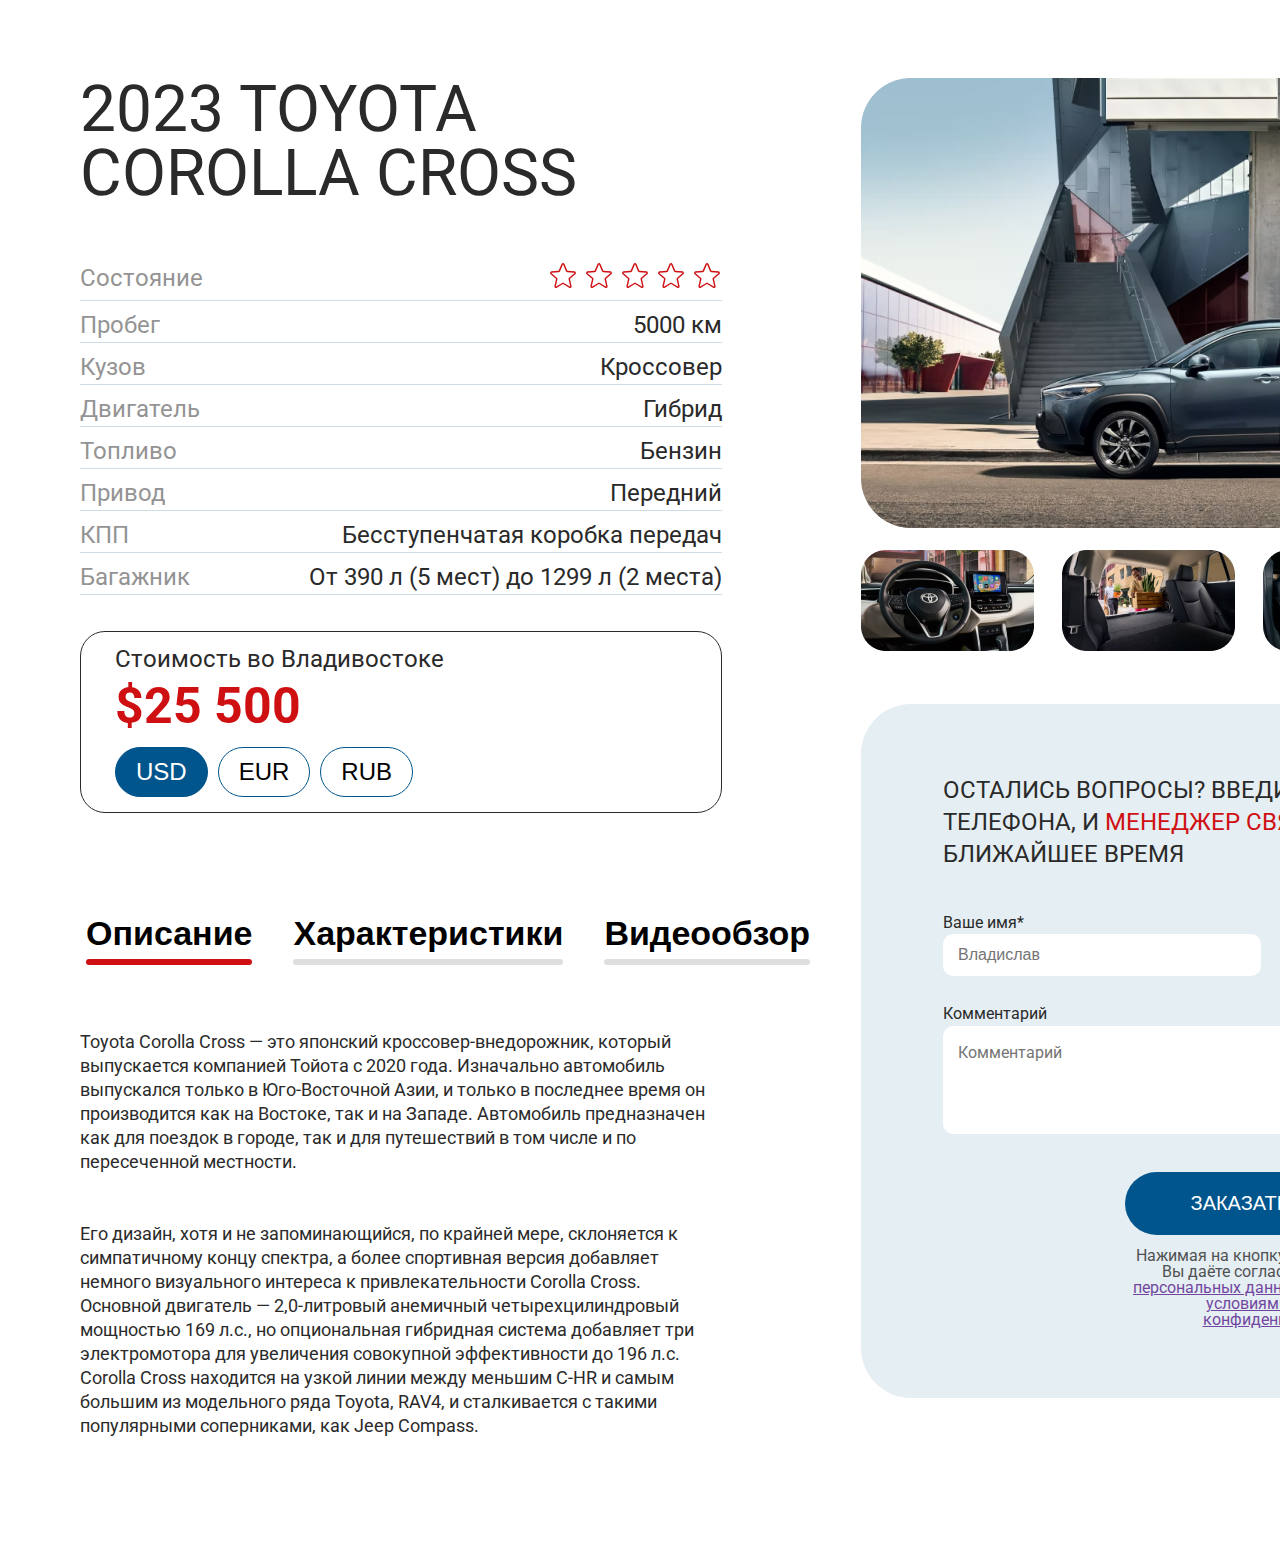
<file: catalogMore.html>
<!DOCTYPE html>
<html lang="en">

<head>
    <meta charset="UTF-8">
    <meta name="viewport" content="width=device-width, initial-scale=1.0">
    <title>Document</title>
    <link rel="stylesheet" href="css/catM.css">
    <link rel="stylesheet" href="css/reset.css">
    <link rel="preconnect" href="https://fonts.googleapis.com">
    <link rel="preconnect" href="https://fonts.gstatic.com" crossorigin>
    <link href="https://fonts.googleapis.com/css2?family=Roboto:wght@300;400;500;700&display=swap" rel="stylesheet">
</head>

<body>
    <div class="container">

        <div class="specifications-wrapper">

            <h1 class="title">
                2023 Toyota Corolla Cross
            </h1>

            <ul class="specifications-list">
                <li class="specifications-item">
                    <p class="specifications-title">Состояние</p>

                    <span class="specifications-descr">
                        <img src="images/specifications-descr.svg" alt="" class="specifications-img">
                        <img src="images/specifications-descr.svg" alt="" class="specifications-img">
                        <img src="images/specifications-descr.svg" alt="" class="specifications-img">
                        <img src="images/specifications-descr.svg" alt="" class="specifications-img">
                        <img src="images/specifications-descr.svg" alt="" class="specifications-img">
                    </span>
                </li>

                <li class="specifications-item">
                    <p class="specifications-title">Пробег</p>

                    <span class="specifications-descr">
                        5000 км
                    </span>
                </li>

                <li class="specifications-item">
                    <p class="specifications-title">Кузов</p>

                    <span class="specifications-descr">
                        Кроссовер
                    </span>
                </li>

                <li class="specifications-item">
                    <p class="specifications-title">Двигатель</p>

                    <span class="specifications-descr">
                        Гибрид
                    </span>
                </li>

                <li class="specifications-item">
                    <p class="specifications-title">Топливо</p>

                    <span class="specifications-descr">
                        Бензин
                    </span>
                </li>

                <li class="specifications-item">
                    <p class="specifications-title">Привод</p>

                    <span class="specifications-descr">
                        Передний
                    </span>
                </li>

                <li class="specifications-item">
                    <p class="specifications-title">КПП</p>

                    <span class="specifications-descr">
                        Бесступенчатая коробка передач
                    </span>
                </li>

                <li class="specifications-item">
                    <p class="specifications-title">Багажник</p>

                    <span class="specifications-descr">
                        От 390 л (5 мест) до 1299 л (2 места)
                    </span>
                </li>
            </ul>

            <div class="price-in__locate">

                <p class="price-title">
                    Стоимость во Владивостоке
                </p>

                <h2 class="price-descr price-USD price-descr__active">
                    $25 500
                </h2>

                <h2 class="price-descr price-EUR">
                    €22 937
                </h2>

                <h2 class="price-descr price-RUB">
                    ₽2 197 997
                </h2>

                <ul class="price-list__button">
                    <li class="price-item__button">
                        <button type="button" class="price-btn price-btn__active" data-button="price-USD">USD</button>
                    </li>

                    <li class="price-item__button">
                        <button type="button" class="price-btn" data-button="price-EUR">EUR</button>
                    </li>

                    <li class="price-item__button">
                        <button type="button" class="price-btn" data-button="price-RUB">RUB</button>
                    </li>
                </ul>

            </div>

            <div class="more">
                <div class="more-btn">
                    <button type="button" class="more-item-btn more-descr-btn" data-content="more-descr"
                        data-span="more-descr-btn__bar">
                        <p class="more-item-btn__text">Описание</p>

                        <span class="more-item-btn__bar more-descr-btn__bar more-active-btn__bar"></span>
                    </button>

                    <button type="button" class="more-item-btn more-spec-btn" data-content="more-spec"
                        data-span="more-spec-btn__bar">
                        <p class="more-item-btn__text">Характеристики</p>

                        <span class="more-item-btn__bar more-spec-btn__bar"></span>
                    </button>

                    <button type="button" class="more-item-btn more-video-review__btn" data-content="video-review"
                        data-span="more-video-review-btn__bar">
                        <p class="more-item-btn__text">Видеообзор</p>

                        <span class="more-item-btn__bar more-video-review-btn__bar"></span>
                    </button>
                </div>

                <div class="more-descr more-review more-active">

                    <p class="descr-text">
                        Toyota Corolla Cross — это японский кроссовер-внедорожник, который выпускается компанией Тойота
                        с 2020 года. Изначально автомобиль выпускался только в Юго-Восточной Азии, и только в последнее
                        время он производится как на Востоке, так и на Западе. Автомобиль предназначен как для поездок в
                        городе, так и для путешествий в том числе и по пересеченной местности.
                    </p><br><br>

                    <p class="descr-text">
                        Его дизайн, хотя и не запоминающийся, по крайней мере, склоняется к симпатичному концу спектра,
                        а более спортивная версия добавляет немного визуального интереса к привлекательности Corolla
                        Cross. Основной двигатель — 2,0-литровый анемичный четырехцилиндровый мощностью 169 л.с., но
                        опциональная гибридная система добавляет три электромотора для увеличения совокупной
                        эффективности до 196 л.с. Corolla Cross находится на узкой линии между меньшим C-HR и самым
                        большим из модельного ряда Toyota, RAV4, и сталкивается с такими популярными соперниками, как
                        Jeep Compass.
                    </p>

                </div>

                <div class="more-spec more-review">
                    <ul class="more-spec-list">
                        <li class="more-spec-item">
                            <span class="name-spec spec-txt">
                                Марка
                            </span>
                            <p class="conf-spec spec-txt">
                                Toyota
                            </p>
                        </li>
                        <li class="more-spec-item">
                            <span class="name-spec spec-txt">
                                Модель
                            </span>
                            <p class="conf-spec spec-txt">
                                Corolla Cross
                            </p>
                        </li>
                        <li class="more-spec-item">
                            <span class="name-spec spec-txt">
                                Год
                            </span>
                            <p class="conf-spec spec-txt">
                                2023
                            </p>
                        </li>
                        <li class="more-spec-item">
                            <span class="name-spec spec-txt">
                                Цвет
                            </span>
                            <p class="conf-spec spec-txt">
                                Чёрный
                            </p>
                        </li>
                        <li class="more-spec-item">
                            <span class="name-spec spec-txt">
                                Тип привода
                            </span>
                            <p class="conf-spec spec-txt">
                                XSE Hybrid
                            </p>
                        </li>
                        <li class="more-spec-item">
                            <span class="name-spec spec-txt">
                                Мощность двигателя, л.с.
                            </span>
                            <p class="conf-spec spec-txt">
                                109
                            </p>
                        </li>
                        <li class="more-spec-item">
                            <span class="name-spec spec-txt">
                                Разгон до 100 км/ч, сек
                            </span>
                            <p class="conf-spec spec-txt">
                                4,5
                            </p>
                        </li>
                        <li class="more-spec-item">
                            <span class="name-spec spec-txt">
                                Количество мест
                            </span>
                            <p class="conf-spec spec-txt">
                                5
                            </p>
                        </li>
                        <li class="more-spec-item">
                            <span class="name-spec spec-txt">
                                Статус
                            </span>
                            <p class="conf-spec spec-txt">
                                Под заказ
                            </p>
                        </li>
                    </ul>
                </div>

                <div class="video-review more-review">

                    <iframe width="560" height="315" src="https://www.youtube.com/embed/eqsU-kBOjkk?si=E8z1djKrJLbY4uP2"
                        title="YouTube video player" frameborder="0"
                        allow="accelerometer; autoplay; clipboard-write; encrypted-media; gyroscope; picture-in-picture; web-share"
                        allowfullscreen></iframe>

                </div>
            </div>

        </div>

        <div class="review">
            <div class="review-img">
                <div class="main-review">
                    <img alt="" src="images/review-1.png" class="main-review-img main-active-img">
                </div>
                <ul class="list-review">
                    <li class="list-review-images list-active-images">
                        <img alt="" src="images/review-2.png" class="list-review-img list-active-img">
                    </li>
                    <li class="list-review-images list-active-images">
                        <img alt="" src="images/review-3.png" class="list-review-img list-active-img">
                    </li>
                    <li class="list-review-images list-active-images">
                        <img alt="" src="images/review-4.png" class="list-review-img list-active-img">
                    </li>
                    <li class="list-review-images list-active-images">
                        <img alt="" src="images/review-5.png" class="list-review-img list-active-img">
                    </li>
                </ul>
            </div>
            <div class="review-connection">
                <h1 class="title title-mini connection-title">
                    Остались вопросы? Введите ваш номер телефона, и <span>менеджер свяжется с вами</span> в ближайшее
                    время
                </h1>
                <div class="connection-info">
                    <label for="connection-info-name" id='connection-info-name'>Ваше имя*</label>
                    <input type="text" placeholder='Владислав' class='connection-info-inp connection-info-name'
                        name='connection-info-name'>
                    <label for="connection-info-tel" id='connection-info-tel'>Ваш номер*</label>
                    <input type="tel" placeholder='+7 XXX XXX-XX-XX' class='connection-info-inp connection-info-tel'
                        name='connection-info-tel'>
                </div>
                <div class="textarea-block">
                    <label for="textarea" id='textarea'>Комментарий</label>
                    <textarea name="textarea" class='textarea' placeholder='Комментарий'></textarea>
                </div>
                <div class="call">
                    <button type="button" class='call-btn'>Заказать звонок</button>
                    <p class="approval">
                        Нажимая на кнопку “Заказать звонок”, Вы даёте согласие на обработку <a href="">персональных
                            данных</a> и
                        соглашаетесь с <a href="">условиями политики конфиденциальности</a>
                    </p>
                </div>
            </div>
        </div>

    </div>



    <script src="js/catM.js"></script>
</body>

</html>
</file>
<file: css/style.css>
html {
    box-sizing: border-box;
}

*,
*::before,
*::after {
    padding: 0;
    margin: 0;
    border: 0;
    box-sizing: inherit;
    font-family: inherit;
}

a {
    text-decoration: none;
    color: #2A2A2A;
}

ol,
ul,
li {
    list-style: none;
}

button {
    background-color: transparent;
}

.main {
    overflow: hidden;
    /* padding-bottom: 300px; */
}


body {
    font-family: 'Roboto', sans-serif;
    font-weight: 300;
}

.container {
    max-width: 1780px;
    padding: 0 10px;
    margin: 0 auto;
}

.header-top {
    padding: 34px 0 17px;
    display: flex;
    justify-content: space-between;
    font-size: 20px;
    font-weight: 400;
    color: #2A2A2A;
    border-bottom: 1px solid #DEDEDE;
}

.header-top__list {
    display: flex;
    gap: 0 50px;
}

.header-center {
    padding-top: 7px;
    display: flex;
    justify-content: space-between;
    /* text-align: center; */
    align-items: center;
}

.header-logo {
    margin-right: 141px;
    font-size: 48px;
    font-weight: 400;
    text-transform: uppercase;
}

.header-center__list {
    display: flex;
    margin-right: 559px;
    font-size: 20px;
    font-weight: 400;
    gap: 0 48px;
}

.header-contacts {
    display: flex;
    font-size: 24px;
    font-weight: 700;
    align-items: center;
}

.header-contacts__item-telegram {
    margin-right: 10px;
}

.header-contacts__item-whatsapp {
    margin-right: 20px;
}

.price-auto {
    padding-top: 158px;
    padding-bottom: 100px;
    color: #2A2A2A;
}

.price-auto__wrapper {
    display: flex;
    gap: 0 6px;
}

.price-auto__text {
    text-align: center;
}

.price-auto__title {
    font-size: 50px;
    font-weight: 400;
    text-transform: uppercase;
    max-width: 655px;
    text-align: center;
    margin-bottom: 60px;
}

.price-auto__title span {
    color: #00558D;
}

.auto-conf {
    display: grid;
    grid-template-columns: repeat(2, 2fr);
    gap: 29px 85px;
}

.price-conf {
    display: flex;
    flex-direction: column;
    position: relative;
    text-align: left;
    gap: 10px 0;
}

.price-auto__list__title {
    font-size: 24px;
    font-weight: 400;
}

.price-auto__inp {
    display: flex;
    width: 100%;
    padding: 0 20px;
    gap: 0 87px;
    border-bottom: 1px solid var(--2, #2A2A2A);
}

.price-auto__input {
    font-size: 16px;
    font-weight: 400;
    padding: 20px 0;
}

.price-auto__input:focus {
    border: 0;
    outline: 0;
}

.price-auto__btn {
    transition: transform ease .3s;
}

.price-auto__btn__active {
    transform: rotate(-180deg);
    transition: transform ease .3s;
}

.price-auto__list {
    position: absolute;
    top: 94px;
    left: 0;
    width: 334px;
    display: none;
    flex-direction: column;
    gap: 7px 0;
    padding: 15px 0;
    background-color: #FFF;
    border-radius: 0px 0px 25px 25px;
    border-right: 1px solid #00558D;
    border-bottom: 1px solid #00558D;
    border-left: 1px solid #00558D;
    z-index: 1;
}

.price-auto__list__open {
    display: flex;
}

.price-auto__list__item {
    padding: 0 15px;
    font-weight: 400;
}

.price-auto__list__item:hover,
.price-auto__list__item:focus {
    background-color: blue;
    color: #fff;
}

.price-auto__images {
    position: relative;
}

.price-auto__images::before {
    content: '';
    background: url(../images/price-auto-ellipse.svg) 0 0 no-repeat;
    position: absolute;
    width: 784px;
    height: 772px;
    top: -55px;
    left: 270px;
    z-index: -1;
}

.price-auto__compilation {
    width: 159px;
    height: 159px;
    background-color: #CF1013;
    margin-top: 58px;
    border-radius: 50%;

}
.price-auto__compilation__text {
    color: #fff;
    font-size: 20px;
    font-weight: 400;
    text-transform: uppercase;
}

.advantages {
    padding-top: 12px;
    margin-bottom: 100px;
}

.advantages-title {
    max-width: 1427px;
    margin-bottom: 68px;
}

.advantages-title span {
    color: #CF1013;
}

.advantages-list {
    display: grid;
    grid-template-columns: repeat(3, 2fr);
    gap: 52px 50px;
}

.advantages-item {
    border: 1px solid #2A2A2A;
    border-radius: 100px;
    padding: 44px 67px 45px;
    min-height: 180px;
}

.advantages-item__title {
    font-size: 36px;
    font-weight: 400;
    color: #00558D;
    text-align: center;
    margin-bottom: 7px;
    text-transform: uppercase;
}

.advantages-item__descr {
    font-size: 16px;
    font-weight: 400;
    line-height: 24px;
}

.five-steps {
    margin-bottom: 570px;
}

.five-steps__text {
    display: flex;
    gap: 0 331px;
    align-items: center;
    margin-bottom: 132px;
}

.title {
    font-size: 50px;
    font-weight: 400;
    text-transform: uppercase;
}

.title span {
    color: #CF1013;
}

.descr {
    font-size: 24px;
    font-weight: 400;
    line-height: 24px;
    max-width: 704px;
}

.descr span {
    color: #CF1013;
}

.five-steps__map__1 {
    width: 100%;
}

.five-steps__map {
    position: relative;
}

.five-steps__map::after {
    content: '';
    position: absolute;
    background: url(../images/five-steps-2.svg) 0 0 no-repeat;
    left: 50px;
    top: 252px;
    width: 100%;
    height: 300px;
}

.number-map {
    position: relative;
    z-index: 2;
    max-width: 391px;
}

.number-1 {
    position: absolute;
    top: -57px;
    left: 185px;
    text-align: center;
}

.number-2 {
    position: absolute;
    top: -57px;
    left: 1350px;
    text-align: center;
}

.number-3 {
    position: absolute;
    top: 198px;
    left: 660px;
    text-align: center;
}

.number-4 {
    position: absolute;
    top: 473px;
    left: 73px;
    text-align: center;
}

.number-5 {
    position: absolute;
    top: 473px;
    left: 1300px;
    text-align: center;
}

.five-steps__map__ellipse {
    margin-bottom: 15px;
}

.number-title {
    font-size: 24px;
    font-weight: 400;
    margin-bottom: 5px;
    text-transform: uppercase;
}

.number-descr {
    font-size: 24px;
    font-weight: 400;
    line-height: 24px;
}

.advantages-with__us {
    margin-bottom: 100px;
}

.advantages-with__us__wrapper {
    padding-top: 26px;
}

.advantages__title__text {
    display: flex;
    justify-content: space-between;
    align-items: center;
    margin-bottom: 43px;
}

.advantages__title {
    max-width: 665px;
}

.advantages__title__descr {
    max-width: 159px;
    padding: 62px 22px 57px 23px;
    border: 1px solid #CF1013;
    border-radius: 50%;
    text-align: center;
}

.advantages__title__descr__text {
    font-size: 20px;
    font-weight: 400;
    line-height: 20px;
    text-transform: uppercase;
}

.pluses-list {
    display: grid;
    grid-template-columns: repeat(3, 3fr);
    gap: 52px 50px;
}

.pluses-item {
    display: flex;
    gap: 0 15px;
    max-width: 553px;
    text-align: center;
    align-items: center;
    position: relative;
}

.pluses-item::after {
    content: '';
    position: absolute;
    top: 0;
    left: 0;
    width: 100%;
    height: 132px;
    border-radius: 100px;
    opacity: 0.05;
}

.pluses-item__1 {
    padding: 30px 42px 30px 42px;
}

.pluses-item__2 {
    padding: 36px 121px;
}

.pluses-item__3 {
    padding: 26px 42px;
}

.pluses-item__4 {
    padding: 36px 42px;
}

.pluses-item__5 {
    padding: 35px 85px;
}

.pluses-item__6 {
    padding: 30px 42px;
}

.pluses-item__7 {
    padding: 36px 42px;
}

.pluses-item__8 {
    padding: 36px 126px;
}

.pluses-item__9 {
    padding: 36px 80px;
}

.pluses-item__red::after {
    background-color: #CF1013;
}

.pluses-item__blue::after {
    background-color: #00558D;
}

.pluses-item__text {
    font-size: 24px;
    font-weight: 400;
    line-height: 24px;
}

.title-text {
    display: flex;
    justify-content: space-between;
    align-items: center;
    margin-bottom: 70px;
}

.credit {
    margin-bottom: 100px;
}

.credit-pluses {
    display: flex;
    gap: 64px;
    padding: 51px 74px 117px 74px;
    margin-bottom: 35px;
    text-align: center;
    position: relative;
}

.credit-pluses::after {
    content: '';
    position: absolute;
    width: 100%;
    height: 295px;
    top: 0;
    left: 0;
    border-radius: 50px;
    opacity: 0.1;
    background: linear-gradient(90deg, #CF1013 8.17%, #00558D 99.95%);
}

.credit-pluses__text {
    max-width: 526px;
}

.credit-pluses__title {
    font-size: 36px;
    font-weight: 400;
    line-height: 24px;
    color: #00558D;
    margin-bottom: 7px;
}

.credit-pluses__descr {
    font-weight: 400;
    line-height: 24px;
}

.catalog {
    margin-bottom: 100px;
}

.catalog-title {
    margin-bottom: 85px;
}

.catalog-wrapper {
    display: flex;
    flex-direction: column;
    gap: 57px;
}

.catalog-list {
    display: flex;
    gap: 0 50px;
}

.catalog-list__2 {
    display: none;
}

.catalog-list__active {
    display: flex;
}

.catalog-item__title {
    font-size: 24px;
    font-weight: 400;
    text-align: center;
    margin-bottom: 7px;
}

.catalog-item__year {
    font-weight: 400;
    text-align: center;
    margin-bottom: 3px;
}

.catalog-item__wrapper {

}

.item-wrapper__images {
    padding: 0;
    margin: 0;
}

.item-wrapper__descr {
    border: 1px solid #2A2A2A;
    border-top: 0;
    border-radius: 0 0 50px 50px;
    padding: 20px 25px 27px 27px;
}

.wrapper-list {
    display: flex;
    flex-direction: column;
    gap: 11px 0;
    margin-bottom: 36px;
}

.wrapper-item {
    display: flex;
    justify-content: space-between;
}

.mileage {
    font-size: 24px;
    font-weight: 400;
    opacity: 0.5;
}

.value {
    font-size: 24px;
    font-weight: 400;
    color: #2A2A2A;
}

.catalog-more a {
    display: flex;
    gap: 0 10px;
    align-items: center;
}

.catalog-more__txt {
    font-size: 20px;
    font-weight: 400;
    color: #CF1013;
    text-transform: uppercase;
}

.catalog-btn {
    text-align: center;
}

.catalog-add__btn {
    margin-top: 57px;
    margin-bottom: 4px;
    transition: transform .3s ease;
}

.catalog-add__btn__active {
    transform: rotate(-180deg);
    transition: transform .3s ease;
}

.our-advantages {
    margin-bottom: 100px;
}

.our-advantages__wrapper {
    padding: 22px 0 22px 0;
}

.our-advantages__title {
    text-align: right;
    margin-bottom: 76px;
}

.our-advantages__descr {
    display: flex;
    gap: 0 52px;
}

.our-advantages__text {
    display: grid;
    grid-template-columns: repeat(2, 2fr);
    gap: 47px 52px;
    text-align: center;
}

.our-advantages__txt {
    max-width: 543px;
    display: grid;
    grid-template-columns: 1fr;
    gap: 20px 0;
    text-align: center;
}

.our-advantages__txt p {
    font-size: 24px;
    font-weight: 400;
    line-height: 32px;
}

.our-advantages__txt img {
    margin: 0 auto;
}

.about-us {
    margin-bottom: 100px;
}

.about-us__wrapper {
    padding: 12px 0 33px 0;
}

.about-us__title {
    text-align: right;
    margin-bottom: 70px;
}

.about-us__content {
    display: flex;
    gap: 0 50px;
}

.about-us__descr {
    display: flex;
    flex-direction: column;
    gap: 41px 0;
    margin-top: 76px;
}

.about-us__descr__txt {
    font-weight: 400;
    line-height: 24px;
}

.auction {
    margin-bottom: 100px;
}

.auction-wrapper {
    padding: 13px 0 20px 0;
}

.auction-header {
    display: flex;
    justify-content: space-between;
    margin-bottom: 62px;
}

.auction-main__link {
    display: flex;
    gap: 0 15px;
    align-items: center;
}

.auction-link {
    width: 66px;
    height: 66px;
    background-color: #CF1013;
    border-radius: 50%;
}

.auction-descr {
    text-transform: uppercase;
}

.auction-offers {
    display: flex;
    gap: 0 50px;
}

.auction-offer__item {
    border: 1px solid #DEDEDE;
    border-radius: 25px;
}

.auction-offers__descr {
    padding: 15px 0 22px;
    text-align: center;
    font-weight: 400;
}

.auto-name {
    font-size: 24px;
    margin-bottom: 6px;
}

.auto-year {
    margin-bottom: 18px;
}

.auto-price {
    font-size: 40px;
    color: #00558D;
    margin-bottom: 7px;
}

.auction-start__in {
    padding: 8px 50px;
    font-size: 24px;
    border: 1px solid #DEDEDE;
    border-radius: 25px;
}

.reviews {
    position: relative;
    margin-bottom: 107px;
    width: 100%;
}

.wrapper {
    padding: 20px 80px 70px;
    position: relative;
}

.reviews-title {
    margin-bottom: 70px;
}

.slider-reviews {
    position: relative;
}
.slick-list {
    overflow: hidden;
}
.slick-track {
    display: flex;
    align-items: center;
}
.item-reviews {
    display: flex;
    align-items: flex-end;
}
.text-part {
    max-width: 452px;
}
.auto-data {
    display: flex;
    justify-content: space-between;
    margin-bottom: 4px;
    align-items: flex-end;
}
.data-name {
    font-size: 24px;
    font-weight: 400;
}
.data-date {
    font-size: 16px;
    font-weight: 400;
    opacity: 0.5;
}
.client-data {
    padding: 30px 30px 20px;
    border: 1px solid #00558D;
    border-radius: 25px;
}
.client-name {
    font-size: 24px;
    font-weight: 500;
    margin-bottom: 15px;
}
.client-reviews {
    font-size: 16px;
    font-weight: 400;
    opacity: 0.7;
    margin-bottom: 27px;
    line-height: 24px;
}
.dots {
    display: inline;
}
.dots-disabled {
    display: none;
}
.more {
    display: none;
}
.more-active {
    display: inline;
}
.btn-more-reviews {
    display: flex;
    gap: 0 10px;
    justify-content: flex-end;
    align-items: center;
}
.btn-more-reviews-disabled {
    display: none;
}

.btn-more-reviews p {
    font-size: 16px;
    font-weight: 400;
    text-transform: uppercase;
}

.progressbar {
    position: absolute;
    bottom: 7px;
    right: auto;
    left: auto;
    width: 1780px;
    height: 7px;
    background-color: #DEDEDE;
    border-radius: 7px;
}

.item-progressbar {
    /* width: 33%; */
    width: 300px;
    height: 7px;
    background-color: transparent;
    border-radius: 7px;
}

.progressbar .item-progressbar.slick-active {
    background-color: #CF1013;
}

.item-reviews,
.item-progressbar {
    text-align: center;
}

.faq {
    margin-bottom: 100px;
}

.faq-title {
    text-align: right;
    margin-bottom: 60px;
}

.faq-wrapper {
    padding: 11px 0 17px;
    display: flex;
    justify-content: space-between;
}
.images {
    margin-right: 50px;
}
.faq-text {
}
.faq-descr {
    margin: auto;
    margin-right: 0;
    text-align: right;
    margin-bottom: 69px;
}
.faq-list {
    display: flex;
    flex-direction: column;
    gap: 30px 0;
}
.faq-item {
    padding: 41px 46px 40px 50px;
    width: 1157px;
    border-radius: 18px;
    box-shadow: 0px 5px 16px 0px #DEDEDE;
}
.prev-faq {
    display: flex;
    justify-content: space-between;
    align-items: center;
    margin-bottom: 11px;
}
.faq-item-title {
    font-size: 24px;
    font-weight: 400;
}
.faq-item-descr {
    display: none;
    font-size: 16px;
    font-weight: 400;
    line-height: 24px;
    max-width: 950px;
} /**/
.faq-active {
    padding: 26px 46px 26px 50px;
    border: 1px solid #00558D;
    border-radius: 18px;
    box-shadow: 0px 5px 16px 0px rgba(0, 85, 141, 0.09);
    margin-bottom: 18px;
}
.faq-active .prev-faq {
    margin-bottom: 11px;
}
.faq-active .faq-btn {
    transform: rotate(90deg);
}
.faq-active .faq-item-descr {
    display: block;
}
.news {
    margin-bottom: 100px;
}
.news-wrapper {
    padding: 0 0 26px;
}
.news-section-title {
    margin-bottom: 60px;
}
.more-news {
    margin-top: 1px;
}
.more-btn {
    display: flex;
    align-items: center;
    gap: 0 15px;
}
.more-btn-p {
    font-size: 20px;
    font-weight: 400;
    text-transform: uppercase;
}

.list-news-main {
    display: flex;
    gap: 0 58px;
}
.item-news-main {
}
.list-news-descr {
    display: flex;
    flex-direction: column;
    gap: 70px 0;
}
.item-news-descr {
    max-width: 513px;
    margin: 0 auto;
}
.item-news-descr-img {
    margin-bottom: 10px;
}
.news-item-title {
    font-size: 24px;
    font-weight: 600;
}
.meta-data {
    width: 100%;
    display: flex;
    justify-content: space-between;
    font-size: 16px;
    font-weight: 400;
    color: #DEDEDE;
    margin-top: 52px;
}
.meta-data-descr {
    margin-top: 38px;
}
.meta-data-left {
    display: flex;
    gap: 0 13px;
    align-items: center;
}
.views {
    display: flex;
    gap: 0 3px;
    align-items: center;
}
.comments {
    display: flex;
    gap: 0 3px;
    align-items: center;
}
.meta-data-right {
    color: #2A2A2A;
}
.list-news-descr-main {
    display: flex;
    flex-direction: column;
    gap: 99px 0;
}
.item-news-descr-main {
    max-width: 618px;
}
.item-news-main-img {
    margin-bottom: 19px;
}
.news-item-title-main {
    margin-bottom: 10px;
}
.news-item-descr {
    font-size: 16px;
    font-weight: 400;
    opacity: 0.85;
}

.end {
    margin-bottom: 100px;
}
.end-wrapper {
    padding: 0 0 16px;
}

.end-main-list {
    display: grid;
    grid-template-columns: repeat(2, 1fr);
    gap: 0 51px;
}

.review-connection {
	padding: 54px 32px 59px;
	position: relative;
}

.review-connection::after {
	content: '';
	position: absolute;
	width: 100%;
	height: 100%;
	top: 0;
	left: 0;
	background-color: #00558d;
	opacity: 0.1;
	border-radius: 50px;
	z-index: -1;
}

.title-mini {
	font-size: 24px;
	line-height: 32px;
	text-align: left;
}

.connection-title {
	margin-bottom: 64px;
	max-width: 607px;
}

.connection-info {
	display: flex;
	gap: 0 36px;
	margin-bottom: 50px;
	position: relative;
}

.connection-info::placeholder {
	opacity: 0.2;
}

.connection-info-inp {
	position: relative;
	width: 384px;
	padding: 12px 15px;
	border-radius: 10px;
	font-size: 16px;
}

#connection-info-name {
	position: absolute;
	bottom: 45px;
	left: 0;
}

#connection-info-tel {
	position: absolute;
	bottom: 45px;
	right: 308px;
}

.connection-info-tel {
	padding: 12px 20px;
}

.textarea {
	width: 100%;
	font-size: 16px;
	font-weight: 400;
	line-height: 24px;
	font-family: 'Roboto', sans-serif;
	color: #2a2a2a;
	margin-bottom: 35px;
	padding: 15px 8px 45px 15px;
	border-radius: 10px;
	border: 0;
	outline: 0;
	resize: none;
}

.textarea:focus {
	border: 0;
	outline: 0;
}

.textarea::-webkit-scrollbar {
	width: 8px;
}

.textarea::-webkit-scrollbar-track {
	background-color: rgba(237, 237, 237, 0.2);
	opacity: 0;
}

.textarea::-webkit-scrollbar-thumb {
	background-color: #c2c2c2;
	border-radius: 10px;
}

.textarea-block {
	position: relative;
}

#textarea {
	position: absolute;
	bottom: 150px;
}

.call {
	width: 100%;
    display: flex;
	text-align: center;
}

.call-btn {
	padding: 20px 66px;
	font-size: 20px;
	font-weight: 400;
	color: #fff;
	text-transform: uppercase;
	border-radius: 50px;
	border: 0;
	background-color: #00558d;
	margin-bottom: 13px;
}
.approval {
	max-width: 315px;
	margin: 0 auto;
	opacity: 0.8;
}
.contacts-list {
    display: grid;
    grid-template-columns: repeat(1, 1fr);
    gap: 8px 0;
}
.our-contacts {
    padding: 43px 162px 44px;
    border: 1px solid #00558D;
    border-radius: 50px;
}
.our-contacts-title {
    font-size: 24px;
    font-weight: 400;
    color: #CF1013;
    text-transform: uppercase;
    text-align: center;
    margin-bottom: 22px;
    opacity: 0.8;
}
.our-contacts-location {
    font-size: 24px;
    font-weight: 400;
    margin-bottom: 22px;
}
.our-contacts-tel {
    font-size: 24px;
    font-weight: 400;
    margin-bottom: 22px;
    margin-bottom: 5px;
}
.time-work {
    font-size: 13px;
    font-weight: 400;
    opacity: 0.35;
    margin-bottom: 21px;
}
.our-contacts-mail {
    font-size: 24px;
    font-weight: 400;
}

.footer {
    background-color: #2A2A2A;
}

.footer-wrapper {
    padding: 45px 0 41px;
}
.footer-main {
    margin-bottom: 54px;
    display: flex;
    gap: 0 51px;
    align-items: center;
}
.info-block {
    display: flex;
    gap: 0 115px;
    color: #fff;
}
.nav {
}
.nav-title {
    font-size: 24px;
    font-weight: 600;
    line-height: 24px;
    margin-bottom: 23px;
}
.nav-list {
    display: flex;
    flex-direction: column;
    gap: 5px 0;
}
.footer-location-contacts {
    gap: 94px 0;
}
.nav-item a {
    color: #fff;
    font-size: 16px;
    font-weight: 400;
}
.na-item p {
    font-size: 16px;
    font-weight: 400;
    line-height: 24px;
}
.nav-item-title {
    font-size: 16px;
    font-weight: 800;
    margin-bottom: 5px;
}
.contacts-line {
    display: flex;
    gap: 0 10px;
    align-items: center;
}
.phone-img {
}
.telegram {
}
.phone {
}
.nav-item-location {
}
.footer-contacts {
    font-size: 24px;
    font-weight: 700;
    margin-bottom: 14px;
}
.footer-main-link {
    display: flex;
    gap: 0 12px;
}
.map-images {
}
.map-img {
}

.unimportant-links {
    width: 100%;
    display: flex;
    justify-content: space-between;
}
.unimportant-links p {
    font-size: 16px;
    font-weight: 400;
    color: #fff;
    opacity: 0.5;
}














































::-webkit-scrollbar {
    width: 8px;
}

::-webkit-scrollbar-track {
    background-color: rgba(red, green, blue, 0);
    opacity: 0;
}

::-webkit-scrollbar-thumb {
    background-color: #575757;
    border-radius: 10px;
}
</file>
<file: css/catM.css>
body {
	font-weight: 400;
	font-family: 'Roboto', sans-serif;
	color: #2a2a2a;
}

ul {
	list-style: none;
}

.title {
	font-size: 64px;
	font-weight: 400;
}

.title span {
	color: #cf1013;
}

input {
	border: 0;
	outline: 0;
}

input:focus {
	border: 0;
	outline: 0;
}

.container {
	padding: 78px 80px 122px 80px;
	display: grid;
	grid-template-columns: repeat(2, 1fr);
	gap: 0 139px;
}

.title {
	font-size: 64px;
	font-weight: 400;
	text-transform: uppercase;
	margin-bottom: 49px;
	max-width: 691px;
}

.specifications-list {
	display: flex;
	flex-direction: column;
	gap: 6px 0;
	margin-bottom: 36px;
}

.specifications-item {
	display: flex;
	justify-content: space-between;
	max-width: 647px;
	padding: 6px 0;
	position: relative;
	align-items: center;
}

.specifications-item::after {
	content: '';
	position: absolute;
	width: 100%;
	height: 1px;
	bottom: 0;
	left: 0;
	background-color: #00558d;
	opacity: 0.2;
}

.specifications-title {
	font-size: 24px;
	color: #2a2a2a;
	opacity: 0.5;
}

.specifications-descr {
	font-size: 24px;
}

.price-in__locate {
	max-width: 639px;
	border: 1px solid #2a2a2a;
	border-radius: 25px;
	padding: 15px 0 15px 34px;
	margin-bottom: 100px;
}

.price-title {
	font-size: 24px;
	margin-bottom: 10px;
}

.price-descr {
	display: none;
}

.price-descr__active {
	display: block;
	font-size: 50px;
	color: #cf1013;
	margin-bottom: 16px;
}

.price-list__button {
	display: flex;
	gap: 0 10px;
}

.price-btn {
	background-color: transparent;
	padding: 10px 20px;
	border-radius: 25px;
	border: 1px solid #00558d;
	font-size: 24px;
}

.price-btn__active {
	background-color: #00558d;
	color: #fff;
}

.more {
	max-width: 642px;
}

.more-btn {
	display: flex;
	gap: 0 29px;
	margin-bottom: 50px;
	justify-content: space-between;
}

.more-item-btn {
	margin-bottom: 11px;
	border: 0;
	background-color: transparent;
}

.more-item-btn__bar {
	display: inline-block;
	width: 100%;
	height: 6px;
	background-color: #dedede;
	border-radius: 3px;
}

.more-active-btn__bar {
	background-color: #cf1013;
}

.more-item-btn__text {
	font-size: 34px;
	font-weight: 700;
}

.more-review {
	display: none;
	margin: 0 auto;
}

.more-active {
	display: block;
}

.more-descr {
	font-size: 18px;
	line-height: 24px;
}

.descr-text {
	width: 100%;
}

.more-spec-list {
	width: 100%;
}

.more-spec-item {
	width: 100%;
	display: grid;
	grid-template-columns: repeat(2, 321px);
}

.spec-txt {
	padding: 20px 12px;
	text-align: left;
}

.name-spec {
	opacity: 0.5;
}

.video-review iframe {
	margin: 0 41px;
}

.review-img {
	margin-bottom: 50px;
}

.main-review {
	width: 100%;
	margin-bottom: 19px;
}

.list-review {
	display: flex;
	gap: 0 28px;
}

.review-connection {
	padding: 70px 82px;
	position: relative;
}

.review-connection::after {
	content: '';
	position: absolute;
	width: 100%;
	height: 100%;
	top: 0;
	left: 0;
	background-color: #00558d;
	opacity: 0.1;
	border-radius: 50px;
	z-index: -1;
}

.title-mini {
	font-size: 24px;
	line-height: 32px;
	text-align: left;
}

.connection-title {
	margin-bottom: 64px;
	max-width: 607px;
}

.connection-info {
	display: flex;
	gap: 0 36px;
	margin-bottom: 50px;
	position: relative;
}

.connection-info::placeholder {
	opacity: 0.2;
}

.connection-info-inp {
	position: relative;
	width: 288px;
	padding: 12px 15px;
	border-radius: 10px;
	font-size: 16px;
}

#connection-info-name {
	position: absolute;
	bottom: 45px;
	left: 0;
}

#connection-info-tel {
	position: absolute;
	bottom: 45px;
	left: 353px;
}

.connection-info-tel {
	padding: 12px 20px;
}

.textarea {
	width: 100%;
	font-size: 16px;
	font-weight: 400;
	line-height: 24px;
	font-family: 'Roboto', sans-serif;
	color: #2a2a2a;
	margin-bottom: 35px;
	padding: 15px 8px 45px 15px;
	border-radius: 10px;
	border: 0;
	outline: 0;
	resize: none;
}

.textarea:focus {
	border: 0;
	outline: 0;
}

.textarea::-webkit-scrollbar {
	width: 8px;
}

.textarea::-webkit-scrollbar-track {
	background-color: rgba(237, 237, 237, 0.2);
	opacity: 0;
}

.textarea::-webkit-scrollbar-thumb {
	background-color: #c2c2c2;
	border-radius: 10px;
}

.textarea-block {
	position: relative;
}

#textarea {
	position: absolute;
	bottom: 150px;
}

.call {
	width: 100%;
	text-align: center;
}

.call-btn {
	padding: 20px 66px;
	font-size: 20px;
	font-weight: 400;
	color: #fff;
	text-transform: uppercase;
	border-radius: 50px;
	border: 0;
	background-color: #00558d;
	margin-bottom: 13px;
}

.approval {
	max-width: 315px;
	margin: 0 auto;
	opacity: 0.8;
}

/* ::-webkit-scrollbar {
    width: 8px;
}

::-webkit-scrollbar-track {
    background-color: rgba(red, green, blue, 0);
    opacity: 0;
}

::-webkit-scrollbar-thumb {
    background-color: #575757;
    border-radius: 10px;
} */
</file>
